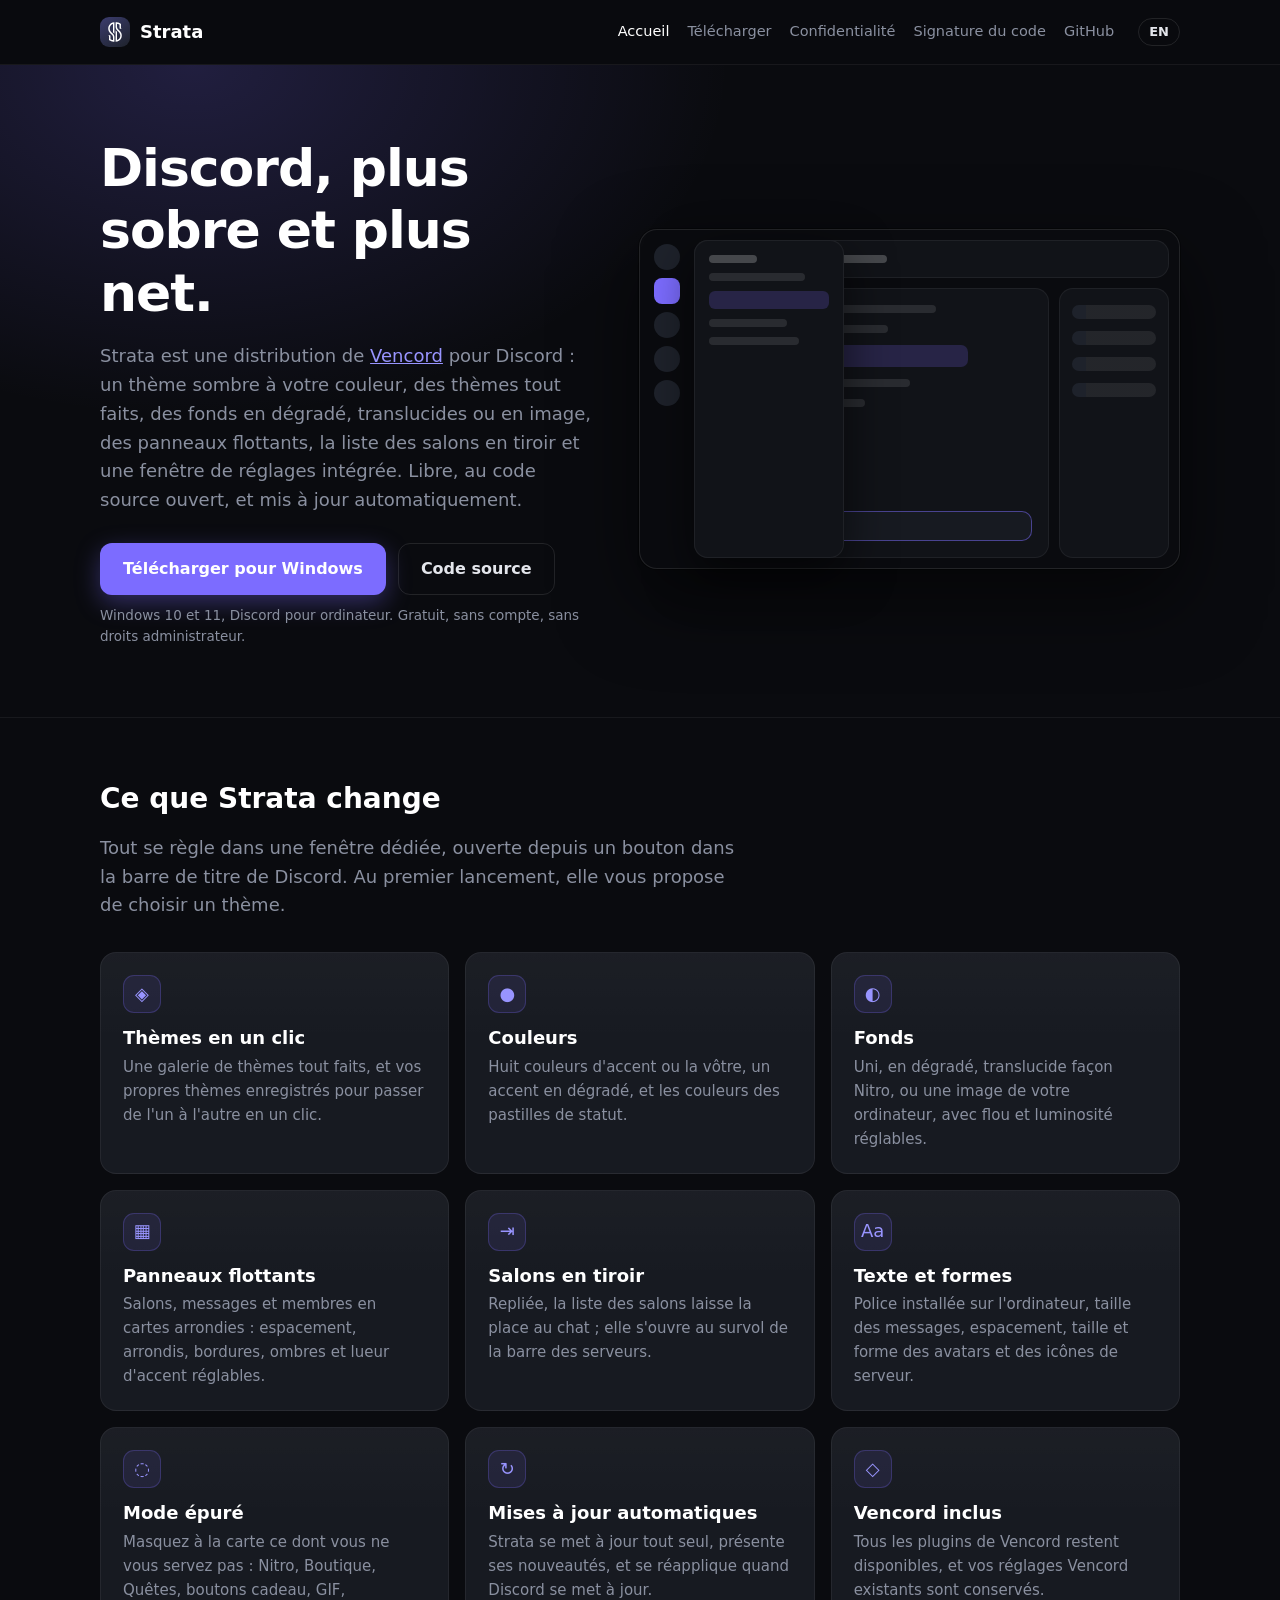
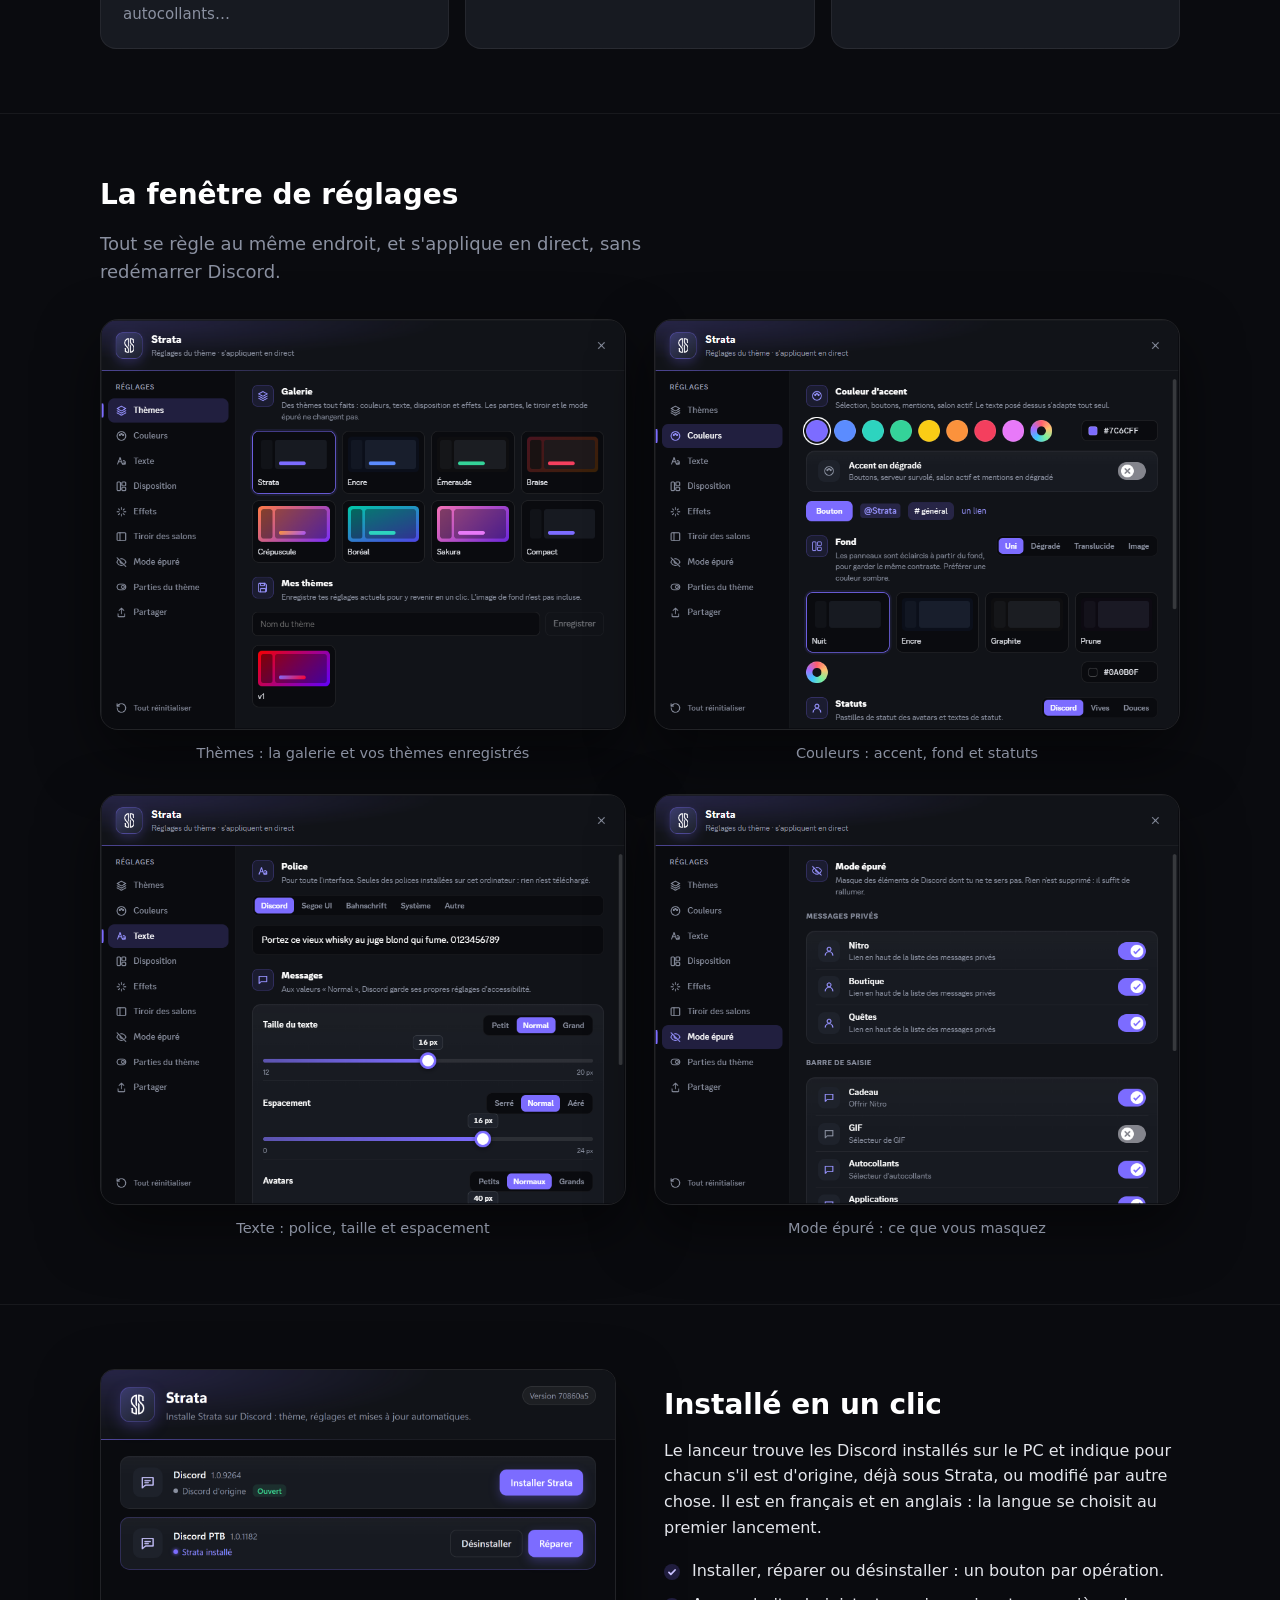
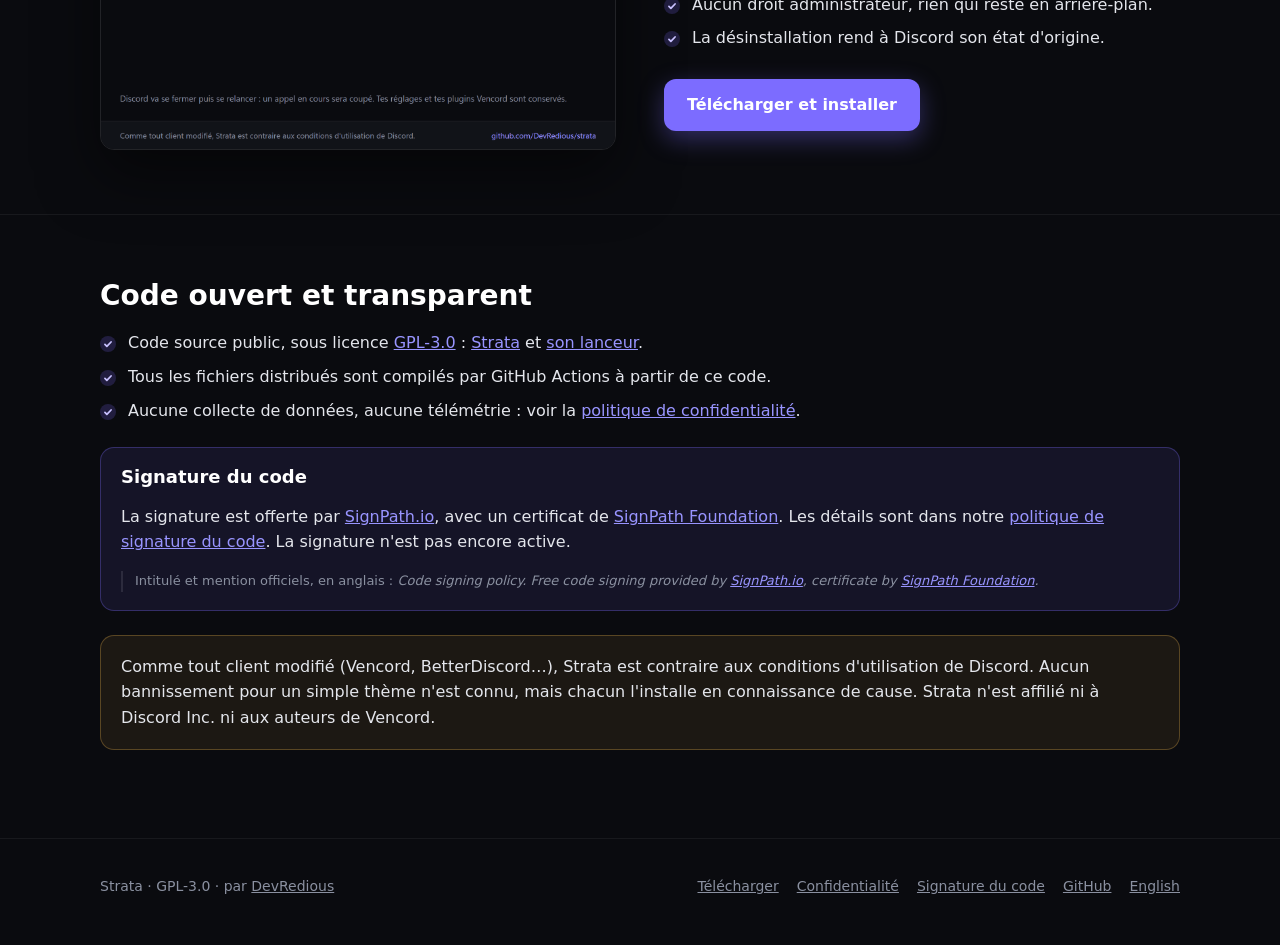
<file: strata/site/index.html>
<!doctype html>
<html lang="fr">
<head>
    <meta charset="utf-8">
    <meta name="viewport" content="width=device-width, initial-scale=1">
    <title>Strata : Discord, plus sobre et plus net</title>
    <meta name="description" content="Strata est une distribution libre de Vencord pour Discord : thème sombre à une couleur d'accent, panneaux flottants, salons en tiroir et menu de réglages intégré. Installation en un clic sous Windows.">
    <link rel="icon" href="assets/favicon.ico" sizes="48x48">
    <link rel="icon" href="assets/favicon.svg" type="image/svg+xml">
    <link rel="apple-touch-icon" href="assets/apple-touch-icon.png">
    <link rel="manifest" href="assets/site.webmanifest">
    <meta name="theme-color" content="#0A0B0F">
    <meta property="og:type" content="website">
    <meta property="og:site_name" content="Strata">
    <meta property="og:locale" content="fr_FR">
    <meta property="og:url" content="https://devredious.github.io/strata/">
    <meta property="og:title" content="Strata : Discord, plus sobre et plus net">
    <meta property="og:description" content="Strata est une distribution libre de Vencord pour Discord : thème sombre à une couleur d'accent, panneaux flottants, salons en tiroir et menu de réglages intégré. Installation en un clic sous Windows.">
    <meta property="og:image" content="https://devredious.github.io/strata/assets/og-image.png">
    <meta property="og:image:width" content="1200">
    <meta property="og:image:height" content="630">
    <meta property="og:image:alt" content="Logo Strata">
    <meta name="twitter:card" content="summary_large_image">
    <link rel="alternate" hreflang="en" href="en/">
    <link rel="stylesheet" href="styles.css">
</head>
<body>
    <header class="top">
        <div class="wrap">
            <a class="brand" href="./"><img src="assets/logo.svg" alt="">Strata</a>
            <nav>
                <a href="./" aria-current="page">Accueil</a>
                <a href="telecharger.html">Télécharger</a>
                <a href="confidentialite.html">Confidentialité</a>
                <a href="signature.html">Signature du code</a>
                <a href="https://github.com/DevRedious/strata">GitHub</a>
            </nav>
            <a class="lang" href="en/" hreflang="en" lang="en">EN</a>
        </div>
    </header>

    <main>
        <section class="hero">
            <div class="wrap">
                <div>
                    <h1>Discord, plus sobre et plus net.</h1>
                    <p class="lead">Strata est une distribution de <a href="https://github.com/Vendicated/Vencord">Vencord</a> pour Discord : un thème sombre à votre couleur, des thèmes tout faits, des fonds en dégradé, translucides ou en image, des panneaux flottants, la liste des salons en tiroir et une fenêtre de réglages intégrée. Libre, au code source ouvert, et mis à jour automatiquement.</p>
                    <div class="actions">
                        <a class="button primary" href="telecharger.html">Télécharger pour Windows</a>
                        <a class="button" href="https://github.com/DevRedious/strata">Code source</a>
                    </div>
                    <p class="small">Windows 10 et 11, Discord pour ordinateur. Gratuit, sans compte, sans droits administrateur.</p>
                </div>
                <div class="mock" role="img" aria-label="Schéma de Discord avec Strata : panneaux arrondis séparés, liste des salons ouverte en tiroir par-dessus le chat">
                    <div class="mock-guilds"><span></span><span></span><span></span><span></span><span></span></div>
                    <div class="mock-main">
                        <div class="mock-card mock-header"><span class="mock-line title"></span></div>
                        <div class="mock-body">
                            <div class="mock-card mock-chat">
                                <span class="mock-line" style="width: 70%"></span>
                                <span class="mock-line" style="width: 55%"></span>
                                <span class="mock-line mention" style="width: 80%"></span>
                                <span class="mock-line" style="width: 62%"></span>
                                <span class="mock-line" style="width: 48%"></span>
                                <span class="mock-input"></span>
                            </div>
                            <div class="mock-card mock-members">
                                <span class="mock-member"></span><span class="mock-member"></span><span class="mock-member"></span><span class="mock-member"></span>
                            </div>
                        </div>
                        <div class="mock-card mock-drawer">
                            <span class="mock-line title"></span>
                            <span class="mock-line" style="width: 80%"></span>
                            <span class="mock-line"></span>
                            <span class="mock-line" style="width: 65%"></span>
                            <span class="mock-line" style="width: 75%"></span>
                        </div>
                    </div>
                </div>
            </div>
        </section>

        <section>
            <div class="wrap">
                <h2>Ce que Strata change</h2>
                <p class="lead">Tout se règle dans une fenêtre dédiée, ouverte depuis un bouton dans la barre de titre de Discord. Au premier lancement, elle vous propose de choisir un thème.</p>
                <div class="grid">
                    <article class="card"><div class="icon">◈</div><h3>Thèmes en un clic</h3><p>Une galerie de thèmes tout faits, et vos propres thèmes enregistrés pour passer de l'un à l'autre en un clic.</p></article>
                    <article class="card"><div class="icon">●</div><h3>Couleurs</h3><p>Huit couleurs d'accent ou la vôtre, un accent en dégradé, et les couleurs des pastilles de statut.</p></article>
                    <article class="card"><div class="icon">◐</div><h3>Fonds</h3><p>Uni, en dégradé, translucide façon Nitro, ou une image de votre ordinateur, avec flou et luminosité réglables.</p></article>
                    <article class="card"><div class="icon">▦</div><h3>Panneaux flottants</h3><p>Salons, messages et membres en cartes arrondies : espacement, arrondis, bordures, ombres et lueur d'accent réglables.</p></article>
                    <article class="card"><div class="icon">⇥</div><h3>Salons en tiroir</h3><p>Repliée, la liste des salons laisse la place au chat ; elle s'ouvre au survol de la barre des serveurs.</p></article>
                    <article class="card"><div class="icon">Aa</div><h3>Texte et formes</h3><p>Police installée sur l'ordinateur, taille des messages, espacement, taille et forme des avatars et des icônes de serveur.</p></article>
                    <article class="card"><div class="icon">◌</div><h3>Mode épuré</h3><p>Masquez à la carte ce dont vous ne vous servez pas : Nitro, Boutique, Quêtes, boutons cadeau, GIF, autocollants…</p></article>
                    <article class="card"><div class="icon">↻</div><h3>Mises à jour automatiques</h3><p>Strata se met à jour tout seul, présente ses nouveautés, et se réapplique quand Discord se met à jour.</p></article>
                    <article class="card"><div class="icon">◇</div><h3>Vencord inclus</h3><p>Tous les plugins de Vencord restent disponibles, et vos réglages Vencord existants sont conservés.</p></article>
                </div>
            </div>
        </section>

        <section>
            <div class="wrap">
                <h2>La fenêtre de réglages</h2>
                <p class="lead">Tout se règle au même endroit, et s'applique en direct, sans redémarrer Discord.</p>
                <div class="screens">
                    <figure><img class="shot" src="assets/screens/themes.png" width="822" height="642" loading="lazy" alt="Section Thèmes de la fenêtre Strata : huit thèmes tout faits et un thème enregistré"><figcaption>Thèmes : la galerie et vos thèmes enregistrés</figcaption></figure>
                    <figure><img class="shot" src="assets/screens/colors.png" width="822" height="642" loading="lazy" alt="Section Couleurs : pastilles d'accent, accent en dégradé, choix du fond uni, dégradé, translucide ou image"><figcaption>Couleurs : accent, fond et statuts</figcaption></figure>
                    <figure><img class="shot" src="assets/screens/text.png" width="822" height="642" loading="lazy" alt="Section Texte : choix de la police, taille du texte, espacement des messages"><figcaption>Texte : police, taille et espacement</figcaption></figure>
                    <figure><img class="shot" src="assets/screens/clean.png" width="822" height="642" loading="lazy" alt="Section Mode épuré : interrupteurs pour masquer Nitro, Boutique, Quêtes et les boutons de la barre de saisie"><figcaption>Mode épuré : ce que vous masquez</figcaption></figure>
                </div>
            </div>
        </section>

        <section>
            <div class="wrap split">
                <img class="shot" src="assets/launcher.png" width="760" height="560" alt="Le lanceur Strata : une carte par Discord installé, avec son état et un bouton Installer, Réparer ou Désinstaller">
                <div>
                    <h2>Installé en un clic</h2>
                    <p>Le lanceur trouve les Discord installés sur le PC et indique pour chacun s'il est d'origine, déjà sous Strata, ou modifié par autre chose. Il est en français et en anglais : la langue se choisit au premier lancement.</p>
                    <ul class="checks">
                        <li>Installer, réparer ou désinstaller : un bouton par opération.</li>
                        <li>Aucun droit administrateur, rien qui reste en arrière-plan.</li>
                        <li>La désinstallation rend à Discord son état d'origine.</li>
                    </ul>
                    <div class="actions"><a class="button primary" href="telecharger.html">Télécharger et installer</a></div>
                </div>
            </div>
        </section>

        <section>
            <div class="wrap">
                <h2>Code ouvert et transparent</h2>
                <ul class="checks">
                    <li>Code source public, sous licence <a href="https://github.com/DevRedious/strata/blob/main/LICENSE">GPL-3.0</a> : <a href="https://github.com/DevRedious/strata">Strata</a> et <a href="https://github.com/DevRedious/strata-launcher">son lanceur</a>.</li>
                    <li>Tous les fichiers distribués sont compilés par GitHub Actions à partir de ce code.</li>
                    <li>Aucune collecte de données, aucune télémétrie : voir la <a href="confidentialite.html">politique de confidentialité</a>.</li>
                </ul>
                <div class="note">
                    <h3>Signature du code</h3>
                    <p>La signature est offerte par <a href="https://about.signpath.io">SignPath.io</a>, avec un certificat de <a href="https://signpath.org">SignPath Foundation</a>. Les détails sont dans notre <a href="signature.html">politique de signature du code</a>. La signature n'est pas encore active.</p>
                    <p class="legal"><span>Intitulé et mention officiels, en anglais :</span> <span lang="en">Code signing policy. Free code signing provided by <a href="https://about.signpath.io">SignPath.io</a>, certificate by <a href="https://signpath.org">SignPath Foundation</a>.</span></p>
                </div>
                <div class="note warn">
                    <p>Comme tout client modifié (Vencord, BetterDiscord…), Strata est contraire aux conditions d'utilisation de Discord. Aucun bannissement pour un simple thème n'est connu, mais chacun l'installe en connaissance de cause. Strata n'est affilié ni à Discord Inc. ni aux auteurs de Vencord.</p>
                </div>
            </div>
        </section>
    </main>

    <footer>
        <div class="wrap">
            <span>Strata · GPL-3.0 · par <a href="https://github.com/DevRedious">DevRedious</a></span>
            <nav>
                <a href="telecharger.html">Télécharger</a>
                <a href="confidentialite.html">Confidentialité</a>
                <a href="signature.html">Signature du code</a>
                <a href="https://github.com/DevRedious/strata">GitHub</a>
                <a href="en/" hreflang="en" lang="en">English</a>
            </nav>
        </div>
    </footer>
</body>
</html>
</file>
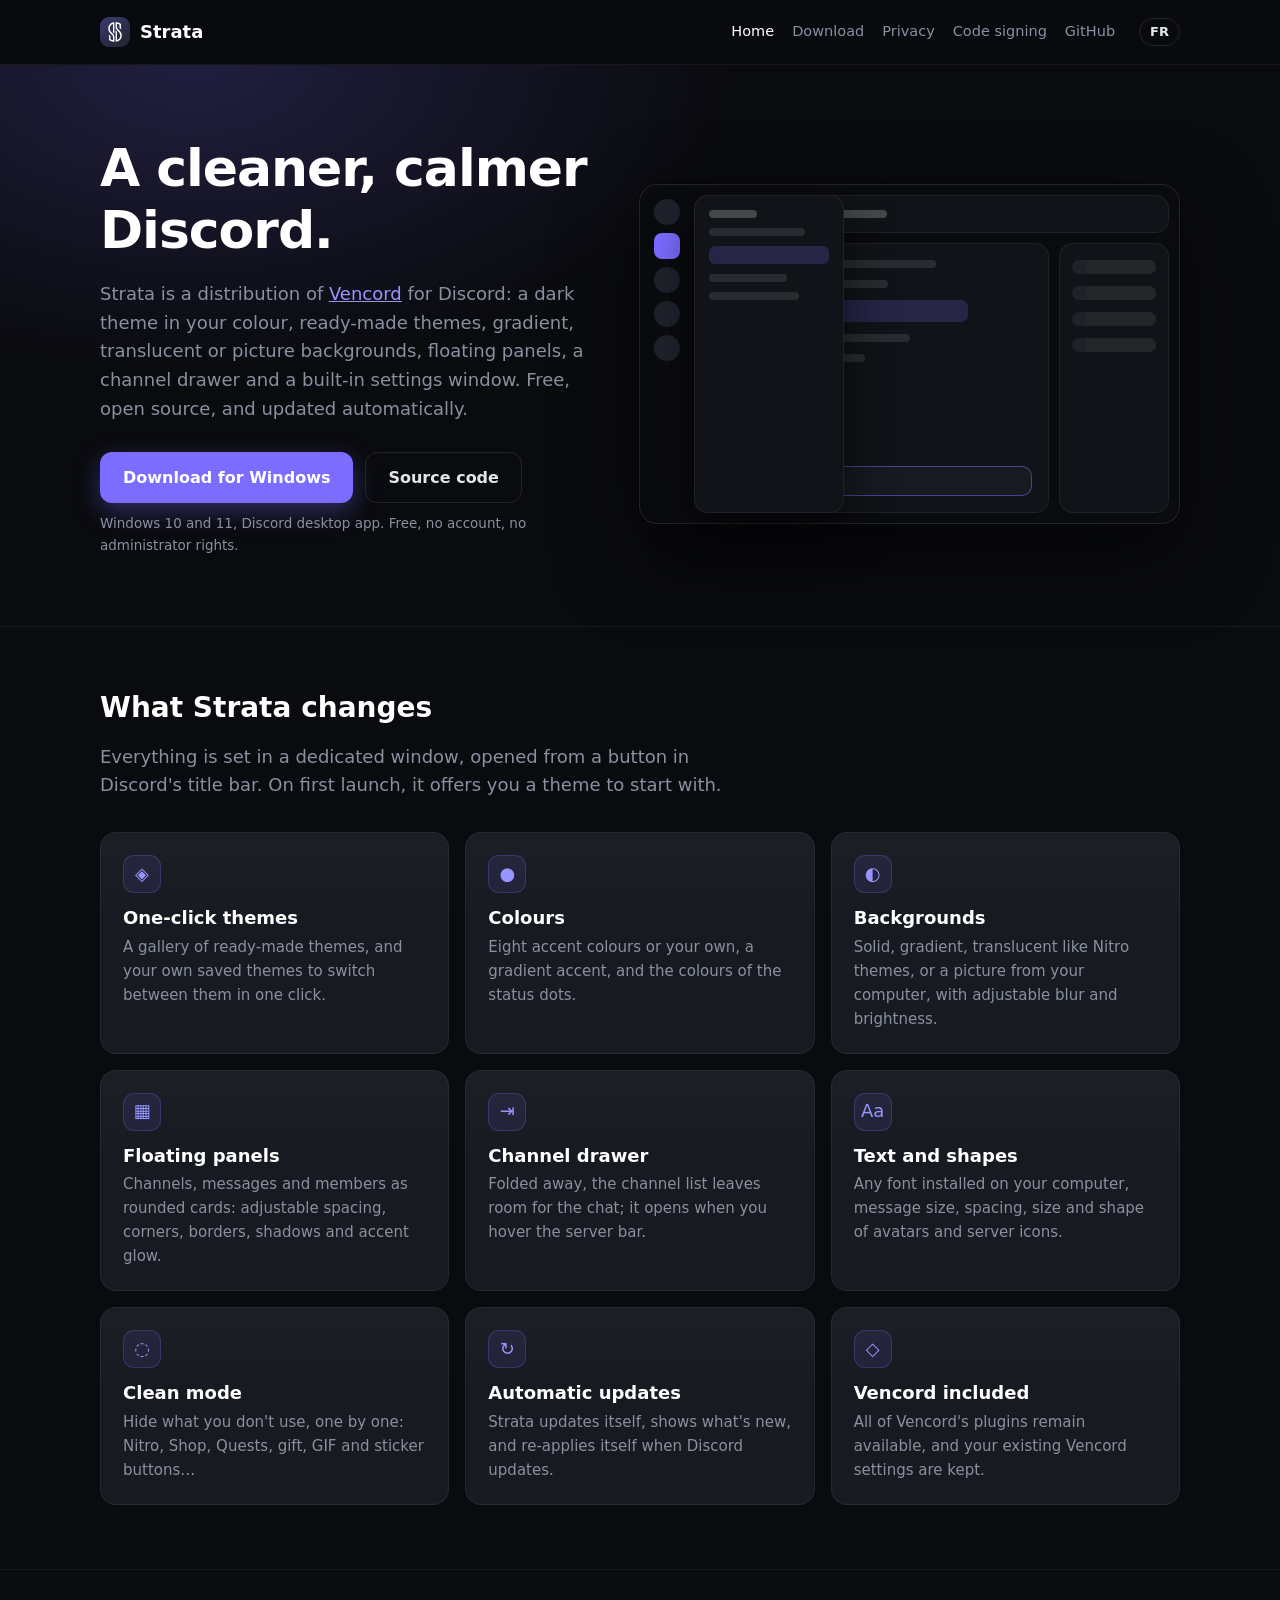
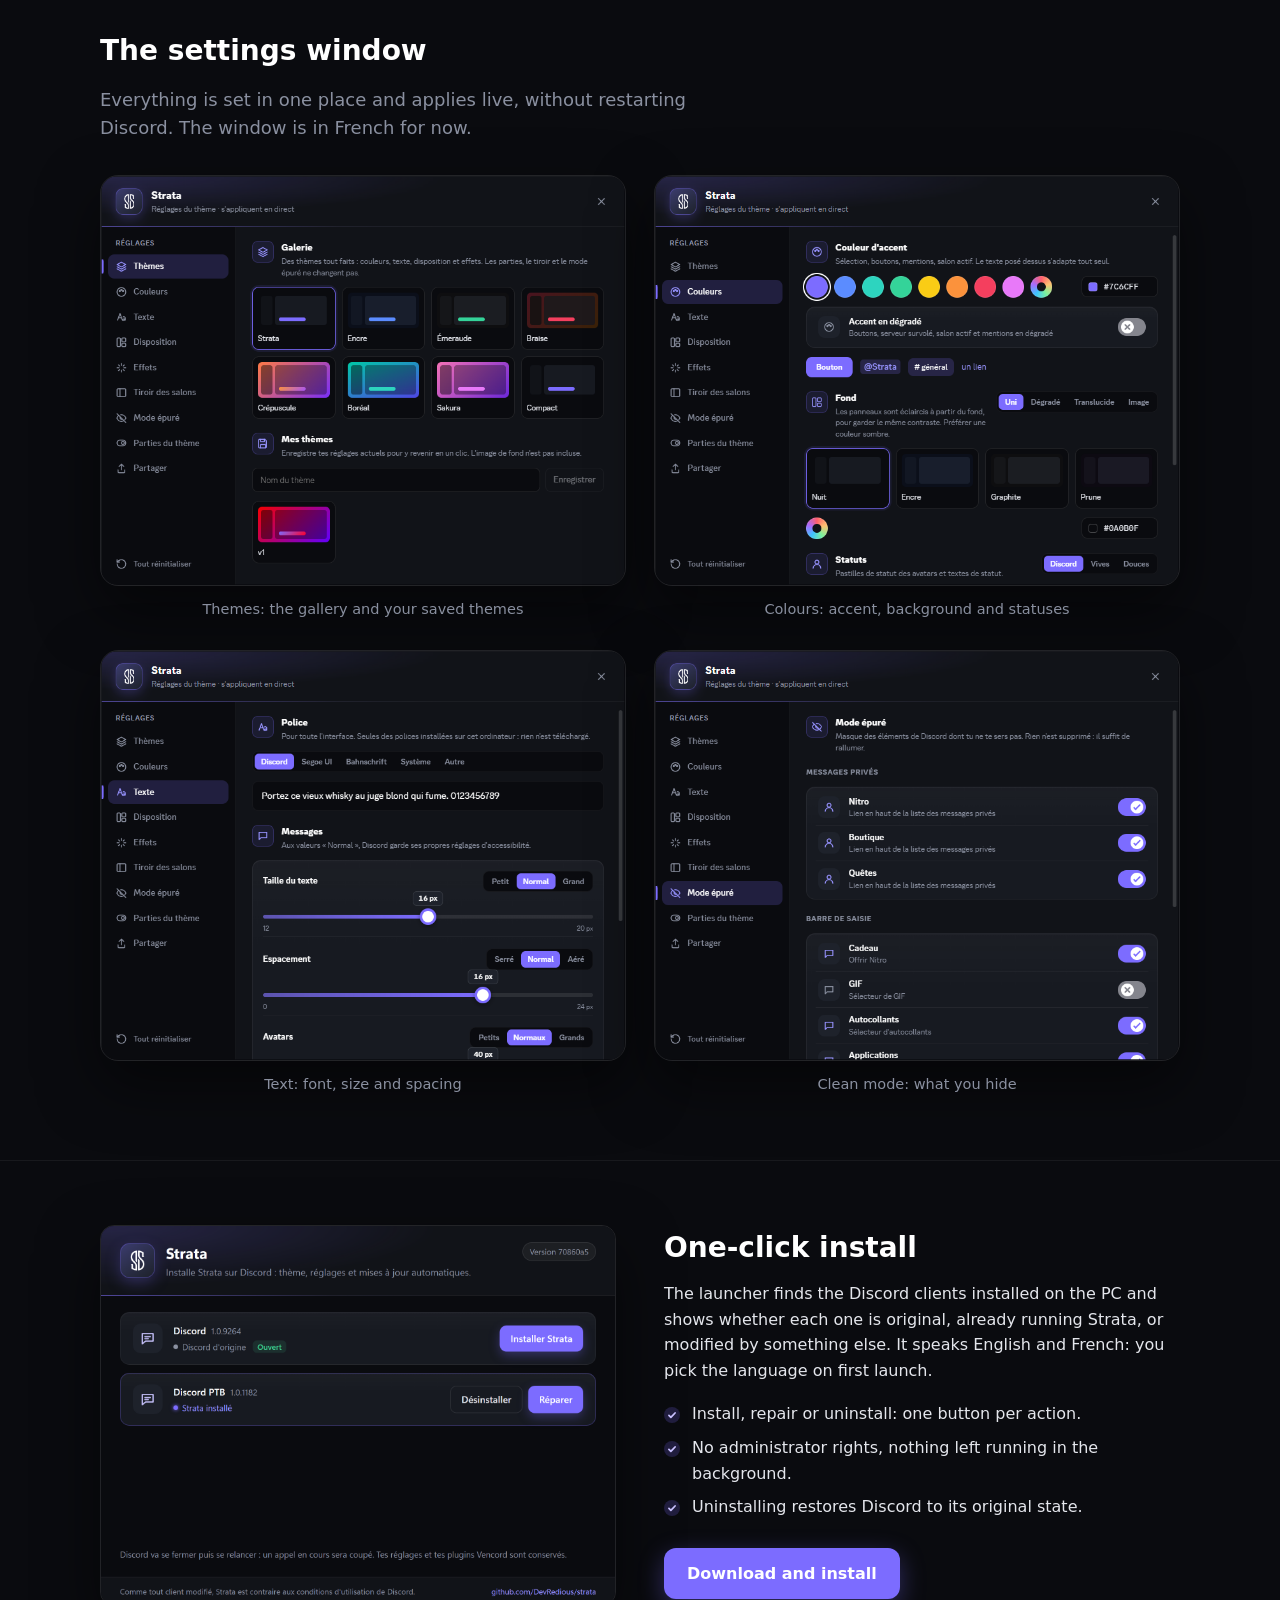
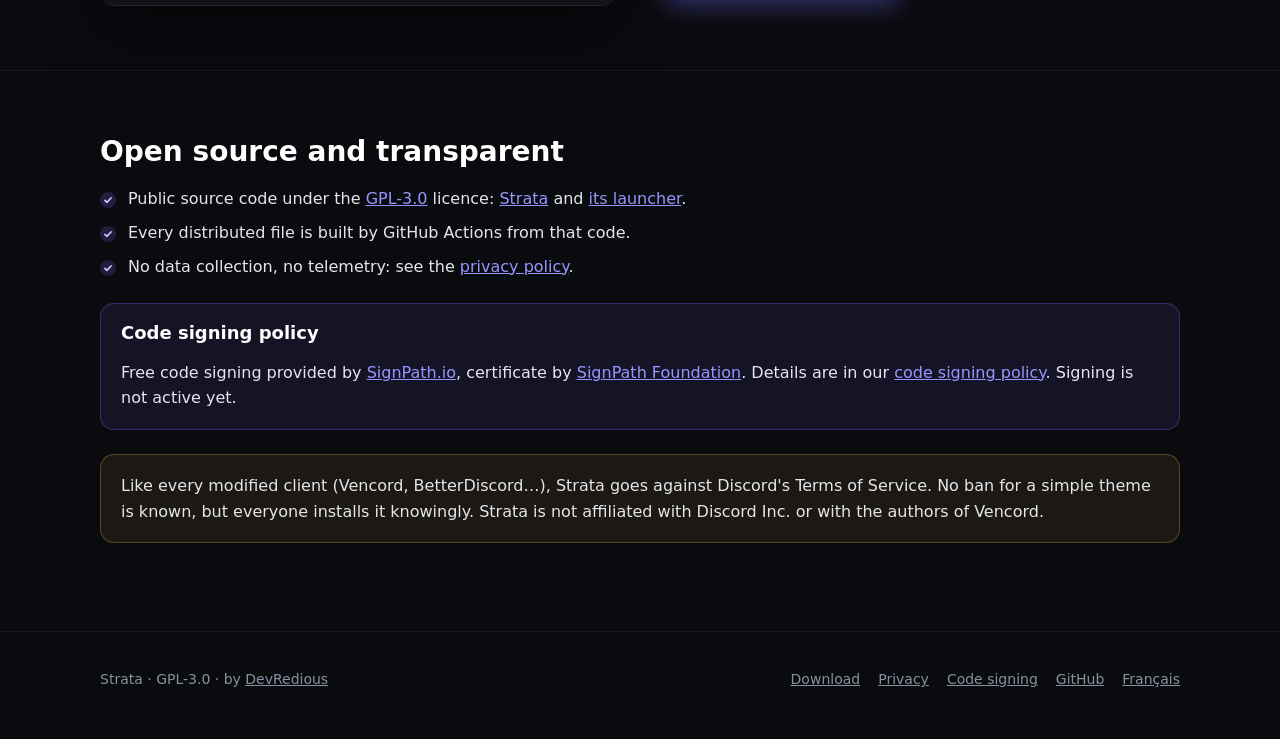
<file: strata/site/en/index.html>
<!doctype html>
<html lang="en">
<head>
    <meta charset="utf-8">
    <meta name="viewport" content="width=device-width, initial-scale=1">
    <title>Strata: a cleaner, calmer Discord</title>
    <meta name="description" content="Strata is an open-source Vencord distribution for Discord: a dark theme with a single accent colour, floating panels, a channel drawer and a built-in settings menu. One-click install on Windows.">
    <link rel="icon" href="../assets/favicon.ico" sizes="48x48">
    <link rel="icon" href="../assets/favicon.svg" type="image/svg+xml">
    <link rel="apple-touch-icon" href="../assets/apple-touch-icon.png">
    <link rel="manifest" href="../assets/site.webmanifest">
    <meta name="theme-color" content="#0A0B0F">
    <meta property="og:type" content="website">
    <meta property="og:site_name" content="Strata">
    <meta property="og:locale" content="en_US">
    <meta property="og:url" content="https://devredious.github.io/strata/en/">
    <meta property="og:title" content="Strata: a cleaner, calmer Discord">
    <meta property="og:description" content="Strata is an open-source Vencord distribution for Discord: a dark theme with a single accent colour, floating panels, a channel drawer and a built-in settings menu. One-click install on Windows.">
    <meta property="og:image" content="https://devredious.github.io/strata/assets/og-image-en.png">
    <meta property="og:image:width" content="1200">
    <meta property="og:image:height" content="630">
    <meta property="og:image:alt" content="Strata logo">
    <meta name="twitter:card" content="summary_large_image">
    <link rel="alternate" hreflang="fr" href="../">
    <link rel="stylesheet" href="../styles.css">
</head>
<body>
    <header class="top">
        <div class="wrap">
            <a class="brand" href="./"><img src="../assets/logo.svg" alt="">Strata</a>
            <nav>
                <a href="./" aria-current="page">Home</a>
                <a href="download.html">Download</a>
                <a href="privacy.html">Privacy</a>
                <a href="code-signing.html">Code signing</a>
                <a href="https://github.com/DevRedious/strata">GitHub</a>
            </nav>
            <a class="lang" href="../" hreflang="fr" lang="fr">FR</a>
        </div>
    </header>

    <main>
        <section class="hero">
            <div class="wrap">
                <div>
                    <h1>A cleaner, calmer Discord.</h1>
                    <p class="lead">Strata is a distribution of <a href="https://github.com/Vendicated/Vencord">Vencord</a> for Discord: a dark theme in your colour, ready-made themes, gradient, translucent or picture backgrounds, floating panels, a channel drawer and a built-in settings window. Free, open source, and updated automatically.</p>
                    <div class="actions">
                        <a class="button primary" href="download.html">Download for Windows</a>
                        <a class="button" href="https://github.com/DevRedious/strata">Source code</a>
                    </div>
                    <p class="small">Windows 10 and 11, Discord desktop app. Free, no account, no administrator rights.</p>
                </div>
                <div class="mock" role="img" aria-label="Diagram of Discord with Strata: separate rounded panels, channel list open as a drawer over the chat">
                    <div class="mock-guilds"><span></span><span></span><span></span><span></span><span></span></div>
                    <div class="mock-main">
                        <div class="mock-card mock-header"><span class="mock-line title"></span></div>
                        <div class="mock-body">
                            <div class="mock-card mock-chat">
                                <span class="mock-line" style="width: 70%"></span>
                                <span class="mock-line" style="width: 55%"></span>
                                <span class="mock-line mention" style="width: 80%"></span>
                                <span class="mock-line" style="width: 62%"></span>
                                <span class="mock-line" style="width: 48%"></span>
                                <span class="mock-input"></span>
                            </div>
                            <div class="mock-card mock-members">
                                <span class="mock-member"></span><span class="mock-member"></span><span class="mock-member"></span><span class="mock-member"></span>
                            </div>
                        </div>
                        <div class="mock-card mock-drawer">
                            <span class="mock-line title"></span>
                            <span class="mock-line" style="width: 80%"></span>
                            <span class="mock-line"></span>
                            <span class="mock-line" style="width: 65%"></span>
                            <span class="mock-line" style="width: 75%"></span>
                        </div>
                    </div>
                </div>
            </div>
        </section>

        <section>
            <div class="wrap">
                <h2>What Strata changes</h2>
                <p class="lead">Everything is set in a dedicated window, opened from a button in Discord's title bar. On first launch, it offers you a theme to start with.</p>
                <div class="grid">
                    <article class="card"><div class="icon">◈</div><h3>One-click themes</h3><p>A gallery of ready-made themes, and your own saved themes to switch between them in one click.</p></article>
                    <article class="card"><div class="icon">●</div><h3>Colours</h3><p>Eight accent colours or your own, a gradient accent, and the colours of the status dots.</p></article>
                    <article class="card"><div class="icon">◐</div><h3>Backgrounds</h3><p>Solid, gradient, translucent like Nitro themes, or a picture from your computer, with adjustable blur and brightness.</p></article>
                    <article class="card"><div class="icon">▦</div><h3>Floating panels</h3><p>Channels, messages and members as rounded cards: adjustable spacing, corners, borders, shadows and accent glow.</p></article>
                    <article class="card"><div class="icon">⇥</div><h3>Channel drawer</h3><p>Folded away, the channel list leaves room for the chat; it opens when you hover the server bar.</p></article>
                    <article class="card"><div class="icon">Aa</div><h3>Text and shapes</h3><p>Any font installed on your computer, message size, spacing, size and shape of avatars and server icons.</p></article>
                    <article class="card"><div class="icon">◌</div><h3>Clean mode</h3><p>Hide what you don't use, one by one: Nitro, Shop, Quests, gift, GIF and sticker buttons…</p></article>
                    <article class="card"><div class="icon">↻</div><h3>Automatic updates</h3><p>Strata updates itself, shows what's new, and re-applies itself when Discord updates.</p></article>
                    <article class="card"><div class="icon">◇</div><h3>Vencord included</h3><p>All of Vencord's plugins remain available, and your existing Vencord settings are kept.</p></article>
                </div>
            </div>
        </section>

        <section>
            <div class="wrap">
                <h2>The settings window</h2>
                <p class="lead">Everything is set in one place and applies live, without restarting Discord. The window is in French for now.</p>
                <div class="screens">
                    <figure><img class="shot" src="../assets/screens/themes.png" width="822" height="642" loading="lazy" alt="Themes section of the Strata window (French interface): eight ready-made themes and a saved theme"><figcaption>Themes: the gallery and your saved themes</figcaption></figure>
                    <figure><img class="shot" src="../assets/screens/colors.png" width="822" height="642" loading="lazy" alt="Colours section (French interface): accent swatches, gradient accent, solid, gradient, translucent or image background"><figcaption>Colours: accent, background and statuses</figcaption></figure>
                    <figure><img class="shot" src="../assets/screens/text.png" width="822" height="642" loading="lazy" alt="Text section (French interface): font choice, text size, message spacing"><figcaption>Text: font, size and spacing</figcaption></figure>
                    <figure><img class="shot" src="../assets/screens/clean.png" width="822" height="642" loading="lazy" alt="Clean mode section (French interface): toggles to hide Nitro, Shop, Quests and chat bar buttons"><figcaption>Clean mode: what you hide</figcaption></figure>
                </div>
            </div>
        </section>

        <section>
            <div class="wrap split">
                <img class="shot" src="../assets/launcher.png" width="760" height="560" alt="The Strata launcher: one card per installed Discord, with its state and an Install, Repair or Uninstall button">
                <div>
                    <h2>One-click install</h2>
                    <p>The launcher finds the Discord clients installed on the PC and shows whether each one is original, already running Strata, or modified by something else. It speaks English and French: you pick the language on first launch.</p>
                    <ul class="checks">
                        <li>Install, repair or uninstall: one button per action.</li>
                        <li>No administrator rights, nothing left running in the background.</li>
                        <li>Uninstalling restores Discord to its original state.</li>
                    </ul>
                    <div class="actions"><a class="button primary" href="download.html">Download and install</a></div>
                </div>
            </div>
        </section>

        <section>
            <div class="wrap">
                <h2>Open source and transparent</h2>
                <ul class="checks">
                    <li>Public source code under the <a href="https://github.com/DevRedious/strata/blob/main/LICENSE">GPL-3.0</a> licence: <a href="https://github.com/DevRedious/strata">Strata</a> and <a href="https://github.com/DevRedious/strata-launcher">its launcher</a>.</li>
                    <li>Every distributed file is built by GitHub Actions from that code.</li>
                    <li>No data collection, no telemetry: see the <a href="privacy.html">privacy policy</a>.</li>
                </ul>
                <div class="note">
                    <h3>Code signing policy</h3>
                    <p>Free code signing provided by <a href="https://about.signpath.io">SignPath.io</a>, certificate by <a href="https://signpath.org">SignPath Foundation</a>. Details are in our <a href="code-signing.html">code signing policy</a>. Signing is not active yet.</p>
                </div>
                <div class="note warn">
                    <p>Like every modified client (Vencord, BetterDiscord…), Strata goes against Discord's Terms of Service. No ban for a simple theme is known, but everyone installs it knowingly. Strata is not affiliated with Discord Inc. or with the authors of Vencord.</p>
                </div>
            </div>
        </section>
    </main>

    <footer>
        <div class="wrap">
            <span>Strata · GPL-3.0 · by <a href="https://github.com/DevRedious">DevRedious</a></span>
            <nav>
                <a href="download.html">Download</a>
                <a href="privacy.html">Privacy</a>
                <a href="code-signing.html">Code signing</a>
                <a href="https://github.com/DevRedious/strata">GitHub</a>
                <a href="../" hreflang="fr" lang="fr">Français</a>
            </nav>
        </div>
    </footer>
</body>
</html>
</file>
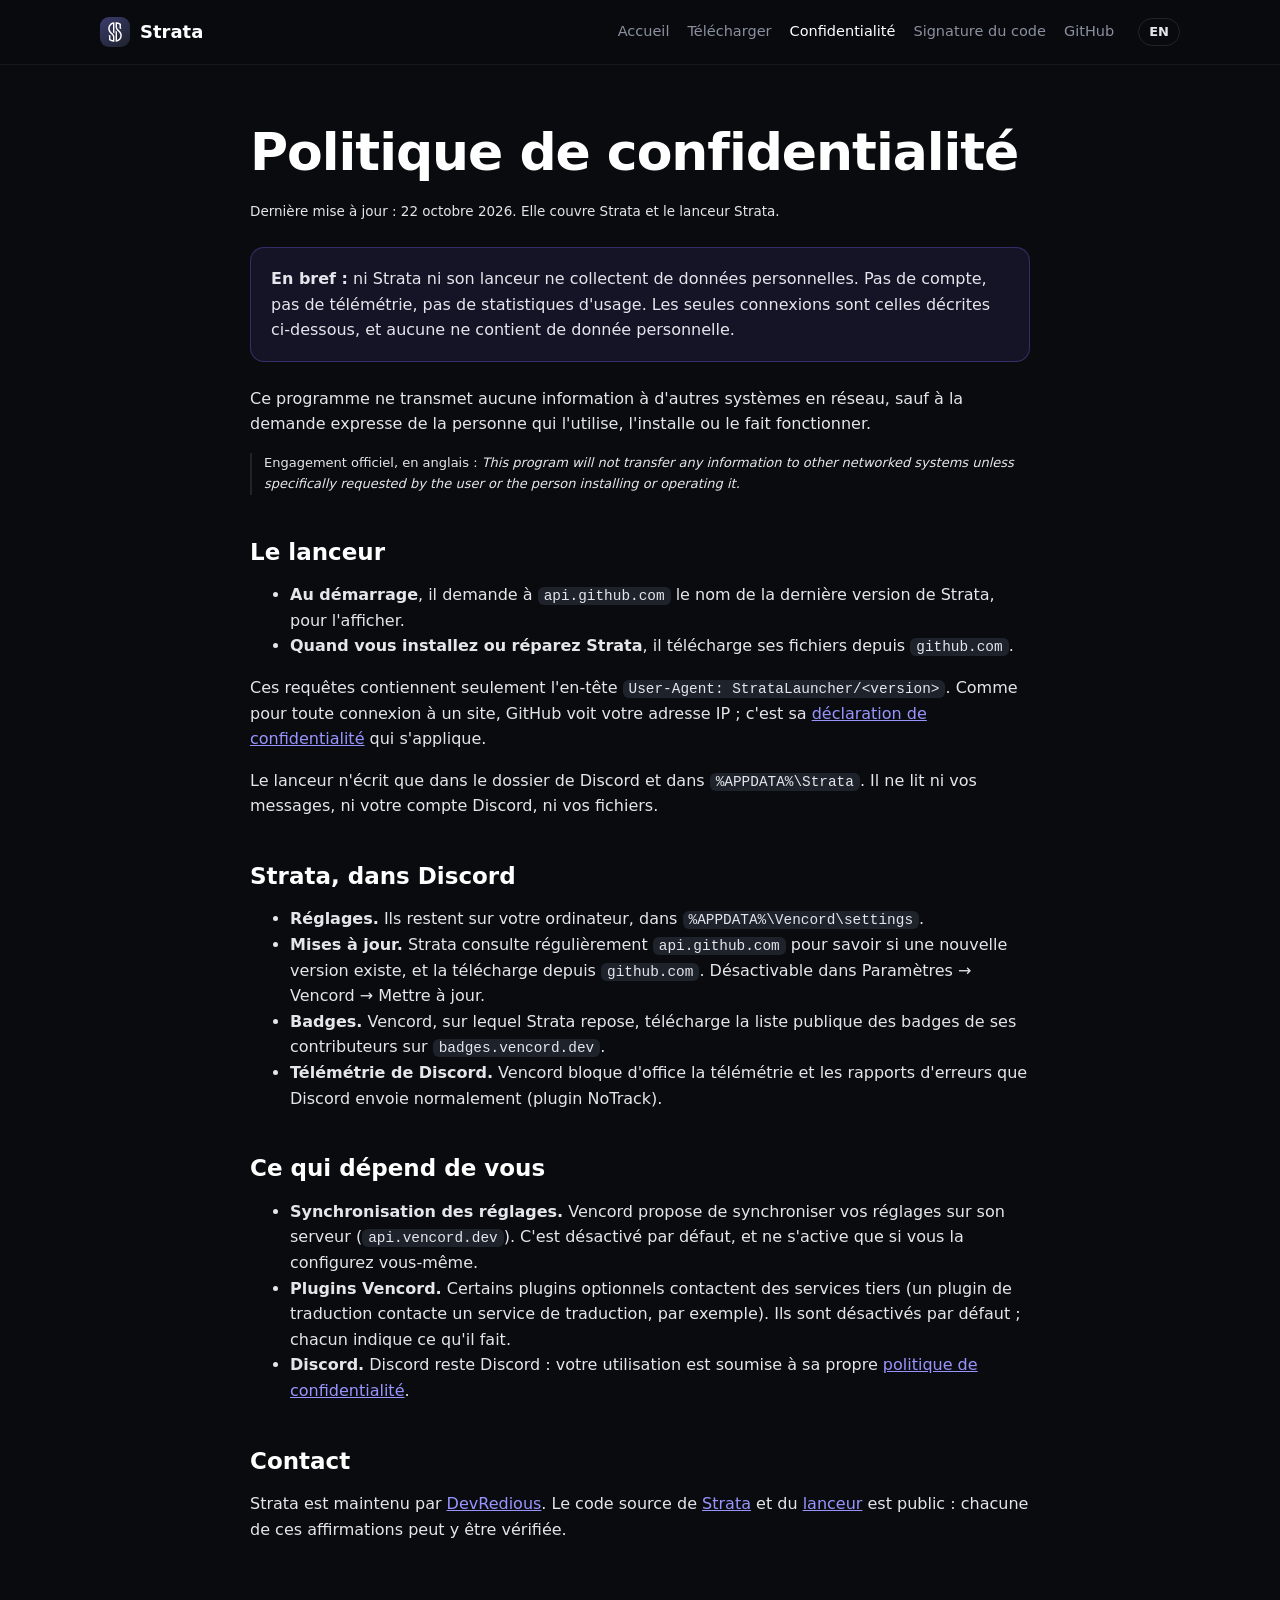
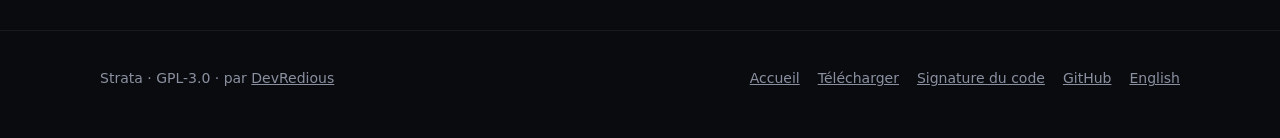
<file: strata/site/confidentialite.html>
<!doctype html>
<html lang="fr">
<head>
    <meta charset="utf-8">
    <meta name="viewport" content="width=device-width, initial-scale=1">
    <title>Politique de confidentialité de Strata</title>
    <meta name="description" content="Strata et son lanceur ne collectent aucune donnée personnelle. Le détail de chaque connexion réseau qu'ils font.">
    <link rel="icon" href="assets/favicon.ico" sizes="48x48">
    <link rel="icon" href="assets/favicon.svg" type="image/svg+xml">
    <link rel="apple-touch-icon" href="assets/apple-touch-icon.png">
    <link rel="manifest" href="assets/site.webmanifest">
    <meta name="theme-color" content="#0A0B0F">
    <meta property="og:type" content="website">
    <meta property="og:site_name" content="Strata">
    <meta property="og:locale" content="fr_FR">
    <meta property="og:url" content="https://devredious.github.io/strata/confidentialite.html">
    <meta property="og:title" content="Politique de confidentialité de Strata">
    <meta property="og:description" content="Strata et son lanceur ne collectent aucune donnée personnelle. Le détail de chaque connexion réseau qu'ils font.">
    <meta property="og:image" content="https://devredious.github.io/strata/assets/og-image.png">
    <meta property="og:image:width" content="1200">
    <meta property="og:image:height" content="630">
    <meta property="og:image:alt" content="Logo Strata">
    <meta name="twitter:card" content="summary_large_image">
    <link rel="alternate" hreflang="en" href="en/privacy.html">
    <link rel="stylesheet" href="styles.css">
</head>
<body>
    <header class="top">
        <div class="wrap">
            <a class="brand" href="./"><img src="assets/logo.svg" alt="">Strata</a>
            <nav>
                <a href="./">Accueil</a>
                <a href="telecharger.html">Télécharger</a>
                <a href="confidentialite.html" aria-current="page">Confidentialité</a>
                <a href="signature.html">Signature du code</a>
                <a href="https://github.com/DevRedious/strata">GitHub</a>
            </nav>
            <a class="lang" href="en/privacy.html" hreflang="en" lang="en">EN</a>
        </div>
    </header>

    <main class="page">
        <div class="wrap">
            <h1>Politique de confidentialité</h1>
            <p class="small">Dernière mise à jour : 22 octobre 2026. Elle couvre Strata et le lanceur Strata.</p>

            <div class="note">
                <p><strong>En bref :</strong> ni Strata ni son lanceur ne collectent de données personnelles. Pas de compte, pas de télémétrie, pas de statistiques d'usage. Les seules connexions sont celles décrites ci-dessous, et aucune ne contient de donnée personnelle.</p>
            </div>

            <p>Ce programme ne transmet aucune information à d'autres systèmes en réseau, sauf à la demande expresse de la personne qui l'utilise, l'installe ou le fait fonctionner.</p>
            <p class="legal"><span>Engagement officiel, en anglais :</span> <span lang="en">This program will not transfer any information to other networked systems unless specifically requested by the user or the person installing or operating it.</span></p>

            <h2>Le lanceur</h2>
            <ul>
                <li><strong>Au démarrage</strong>, il demande à <code>api.github.com</code> le nom de la dernière version de Strata, pour l'afficher.</li>
                <li><strong>Quand vous installez ou réparez Strata</strong>, il télécharge ses fichiers depuis <code>github.com</code>.</li>
            </ul>
            <p>Ces requêtes contiennent seulement l'en-tête <code>User-Agent: StrataLauncher/&lt;version&gt;</code>. Comme pour toute connexion à un site, GitHub voit votre adresse IP ; c'est sa <a href="https://docs.github.com/site-policy/privacy-policies/github-general-privacy-statement">déclaration de confidentialité</a> qui s'applique.</p>
            <p>Le lanceur n'écrit que dans le dossier de Discord et dans <code>%APPDATA%\Strata</code>. Il ne lit ni vos messages, ni votre compte Discord, ni vos fichiers.</p>

            <h2>Strata, dans Discord</h2>
            <ul>
                <li><strong>Réglages.</strong> Ils restent sur votre ordinateur, dans <code>%APPDATA%\Vencord\settings</code>.</li>
                <li><strong>Mises à jour.</strong> Strata consulte régulièrement <code>api.github.com</code> pour savoir si une nouvelle version existe, et la télécharge depuis <code>github.com</code>. Désactivable dans Paramètres → Vencord → Mettre à jour.</li>
                <li><strong>Badges.</strong> Vencord, sur lequel Strata repose, télécharge la liste publique des badges de ses contributeurs sur <code>badges.vencord.dev</code>.</li>
                <li><strong>Télémétrie de Discord.</strong> Vencord bloque d'office la télémétrie et les rapports d'erreurs que Discord envoie normalement (plugin NoTrack).</li>
            </ul>

            <h2>Ce qui dépend de vous</h2>
            <ul>
                <li><strong>Synchronisation des réglages.</strong> Vencord propose de synchroniser vos réglages sur son serveur (<code>api.vencord.dev</code>). C'est désactivé par défaut, et ne s'active que si vous la configurez vous-même.</li>
                <li><strong>Plugins Vencord.</strong> Certains plugins optionnels contactent des services tiers (un plugin de traduction contacte un service de traduction, par exemple). Ils sont désactivés par défaut ; chacun indique ce qu'il fait.</li>
                <li><strong>Discord.</strong> Discord reste Discord : votre utilisation est soumise à sa propre <a href="https://discord.com/privacy">politique de confidentialité</a>.</li>
            </ul>

            <h2>Contact</h2>
            <p>Strata est maintenu par <a href="https://github.com/DevRedious">DevRedious</a>. Le code source de <a href="https://github.com/DevRedious/strata">Strata</a> et du <a href="https://github.com/DevRedious/strata-launcher">lanceur</a> est public : chacune de ces affirmations peut y être vérifiée.</p>
        </div>
    </main>

    <footer>
        <div class="wrap">
            <span>Strata · GPL-3.0 · par <a href="https://github.com/DevRedious">DevRedious</a></span>
            <nav>
                <a href="./">Accueil</a>
                <a href="telecharger.html">Télécharger</a>
                <a href="signature.html">Signature du code</a>
                <a href="https://github.com/DevRedious/strata">GitHub</a>
                <a href="en/privacy.html" hreflang="en" lang="en">English</a>
            </nav>
        </div>
    </footer>
</body>
</html>
</file>
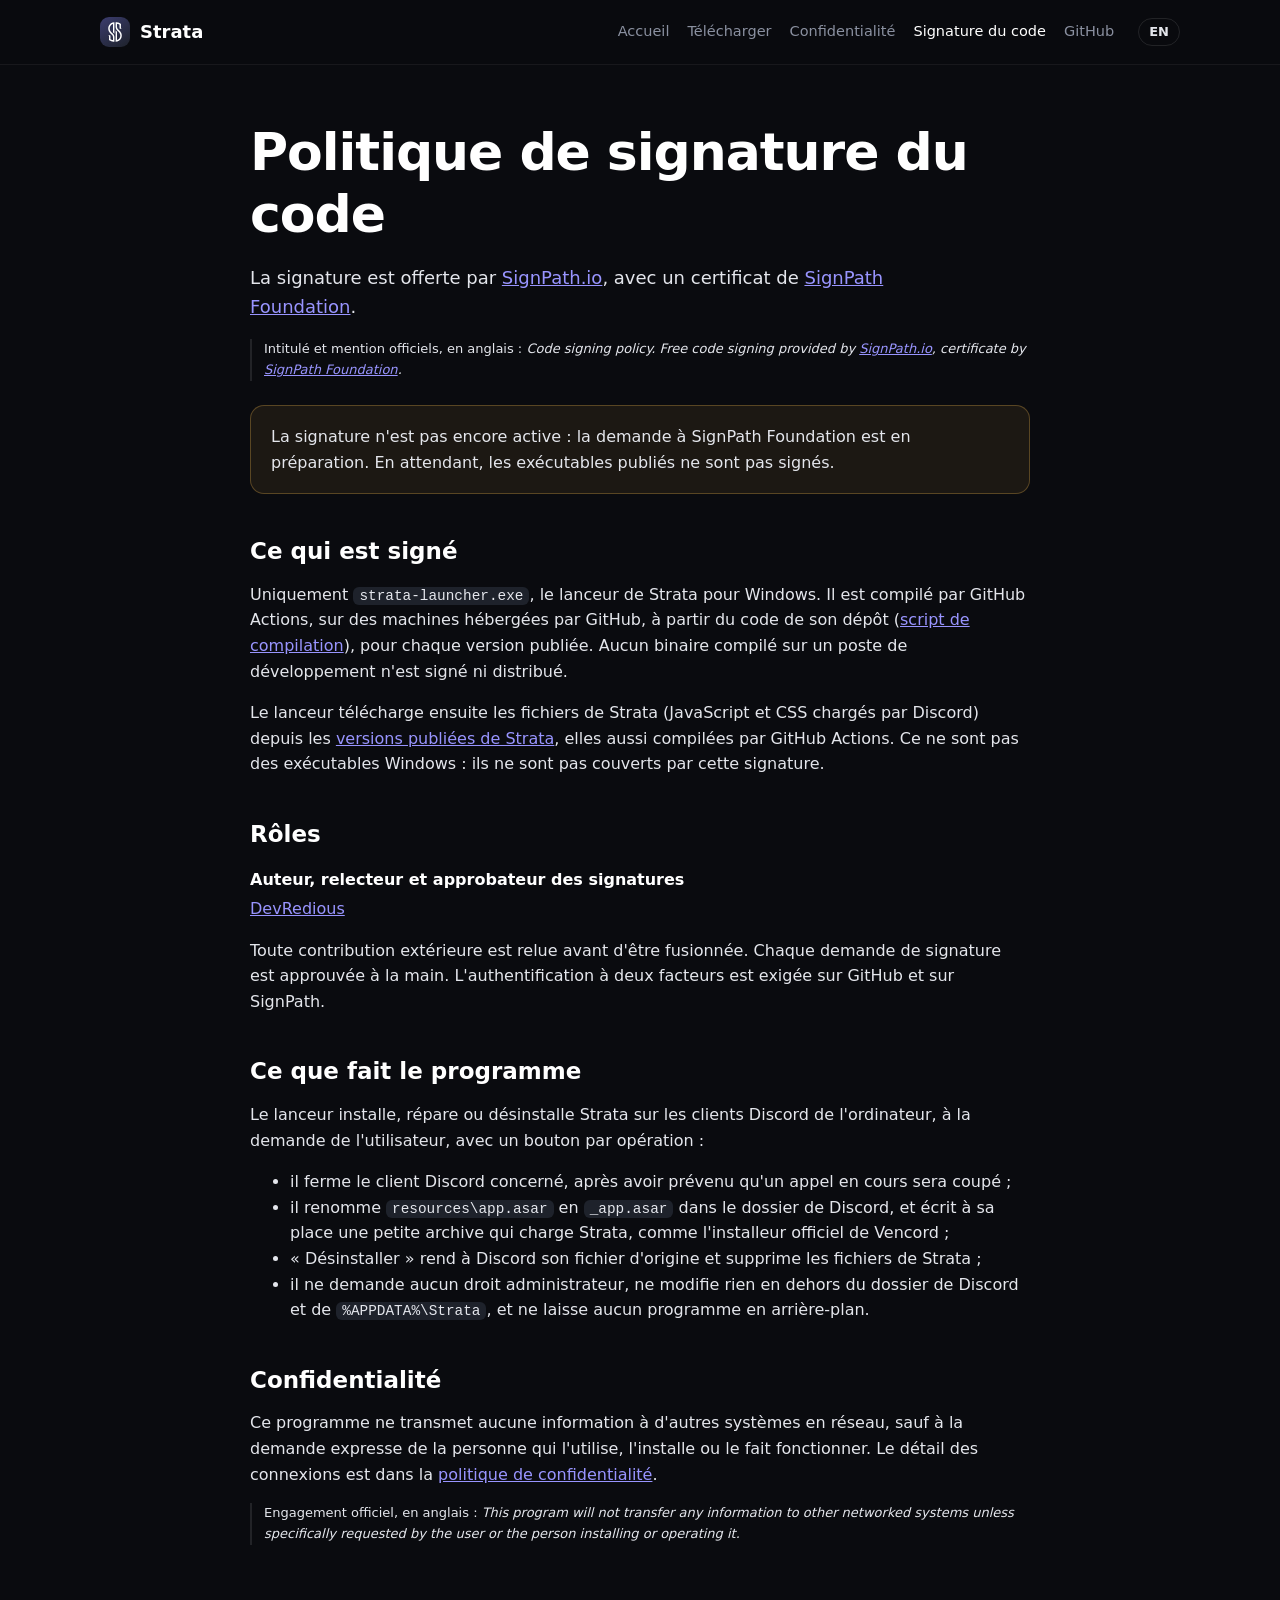
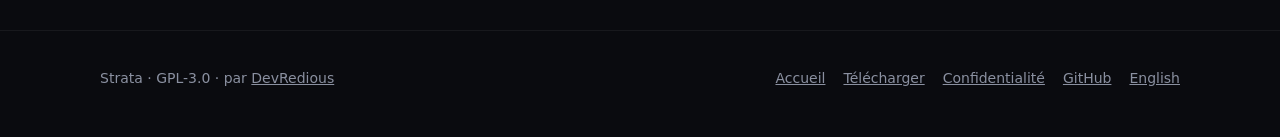
<file: strata/site/signature.html>
<!doctype html>
<html lang="fr">
<head>
    <meta charset="utf-8">
    <meta name="viewport" content="width=device-width, initial-scale=1">
    <title>Politique de signature du code · Strata</title>
    <meta name="description" content="Politique de signature du code du lanceur Strata : ce qui est signé, par qui, comment, et ce que fait le programme.">
    <link rel="icon" href="assets/favicon.ico" sizes="48x48">
    <link rel="icon" href="assets/favicon.svg" type="image/svg+xml">
    <link rel="apple-touch-icon" href="assets/apple-touch-icon.png">
    <link rel="manifest" href="assets/site.webmanifest">
    <meta name="theme-color" content="#0A0B0F">
    <meta property="og:type" content="website">
    <meta property="og:site_name" content="Strata">
    <meta property="og:locale" content="fr_FR">
    <meta property="og:url" content="https://devredious.github.io/strata/signature.html">
    <meta property="og:title" content="Politique de signature du code · Strata">
    <meta property="og:description" content="Politique de signature du code du lanceur Strata : ce qui est signé, par qui, comment, et ce que fait le programme.">
    <meta property="og:image" content="https://devredious.github.io/strata/assets/og-image.png">
    <meta property="og:image:width" content="1200">
    <meta property="og:image:height" content="630">
    <meta property="og:image:alt" content="Logo Strata">
    <meta name="twitter:card" content="summary_large_image">
    <link rel="alternate" hreflang="en" href="en/code-signing.html">
    <link rel="stylesheet" href="styles.css">
</head>
<body>
    <header class="top">
        <div class="wrap">
            <a class="brand" href="./"><img src="assets/logo.svg" alt="">Strata</a>
            <nav>
                <a href="./">Accueil</a>
                <a href="telecharger.html">Télécharger</a>
                <a href="confidentialite.html">Confidentialité</a>
                <a href="signature.html" aria-current="page">Signature du code</a>
                <a href="https://github.com/DevRedious/strata">GitHub</a>
            </nav>
            <a class="lang" href="en/code-signing.html" hreflang="en" lang="en">EN</a>
        </div>
    </header>

    <main class="page">
        <div class="wrap">
            <h1>Politique de signature du code</h1>
            <p class="lead">La signature est offerte par <a href="https://about.signpath.io">SignPath.io</a>, avec un certificat de <a href="https://signpath.org">SignPath Foundation</a>.</p>
            <p class="legal"><span>Intitulé et mention officiels, en anglais :</span> <span lang="en">Code signing policy. Free code signing provided by <a href="https://about.signpath.io">SignPath.io</a>, certificate by <a href="https://signpath.org">SignPath Foundation</a>.</span></p>

            <div class="note warn">
                <p>La signature n'est pas encore active : la demande à SignPath Foundation est en préparation. En attendant, les exécutables publiés ne sont pas signés.</p>
            </div>

            <h2>Ce qui est signé</h2>
            <p>Uniquement <code>strata-launcher.exe</code>, le lanceur de Strata pour Windows. Il est compilé par GitHub Actions, sur des machines hébergées par GitHub, à partir du code de son dépôt (<a href="https://github.com/DevRedious/strata-launcher/blob/main/.github/workflows/build.yml">script de compilation</a>), pour chaque version publiée. Aucun binaire compilé sur un poste de développement n'est signé ni distribué.</p>
            <p>Le lanceur télécharge ensuite les fichiers de Strata (JavaScript et CSS chargés par Discord) depuis les <a href="https://github.com/DevRedious/strata/releases">versions publiées de Strata</a>, elles aussi compilées par GitHub Actions. Ce ne sont pas des exécutables Windows : ils ne sont pas couverts par cette signature.</p>

            <h2>Rôles</h2>
            <dl>
                <dt>Auteur, relecteur et approbateur des signatures</dt>
                <dd><a href="https://github.com/DevRedious">DevRedious</a></dd>
            </dl>
            <p>Toute contribution extérieure est relue avant d'être fusionnée. Chaque demande de signature est approuvée à la main. L'authentification à deux facteurs est exigée sur GitHub et sur SignPath.</p>

            <h2>Ce que fait le programme</h2>
            <p>Le lanceur installe, répare ou désinstalle Strata sur les clients Discord de l'ordinateur, à la demande de l'utilisateur, avec un bouton par opération :</p>
            <ul>
                <li>il ferme le client Discord concerné, après avoir prévenu qu'un appel en cours sera coupé ;</li>
                <li>il renomme <code>resources\app.asar</code> en <code>_app.asar</code> dans le dossier de Discord, et écrit à sa place une petite archive qui charge Strata, comme l'installeur officiel de Vencord ;</li>
                <li>« Désinstaller » rend à Discord son fichier d'origine et supprime les fichiers de Strata ;</li>
                <li>il ne demande aucun droit administrateur, ne modifie rien en dehors du dossier de Discord et de <code>%APPDATA%\Strata</code>, et ne laisse aucun programme en arrière-plan.</li>
            </ul>

            <h2>Confidentialité</h2>
            <p>Ce programme ne transmet aucune information à d'autres systèmes en réseau, sauf à la demande expresse de la personne qui l'utilise, l'installe ou le fait fonctionner. Le détail des connexions est dans la <a href="confidentialite.html">politique de confidentialité</a>.</p>
            <p class="legal"><span>Engagement officiel, en anglais :</span> <span lang="en">This program will not transfer any information to other networked systems unless specifically requested by the user or the person installing or operating it.</span></p>
        </div>
    </main>

    <footer>
        <div class="wrap">
            <span>Strata · GPL-3.0 · par <a href="https://github.com/DevRedious">DevRedious</a></span>
            <nav>
                <a href="./">Accueil</a>
                <a href="telecharger.html">Télécharger</a>
                <a href="confidentialite.html">Confidentialité</a>
                <a href="https://github.com/DevRedious/strata">GitHub</a>
                <a href="en/code-signing.html" hreflang="en" lang="en">English</a>
            </nav>
        </div>
    </footer>
</body>
</html>
</file>
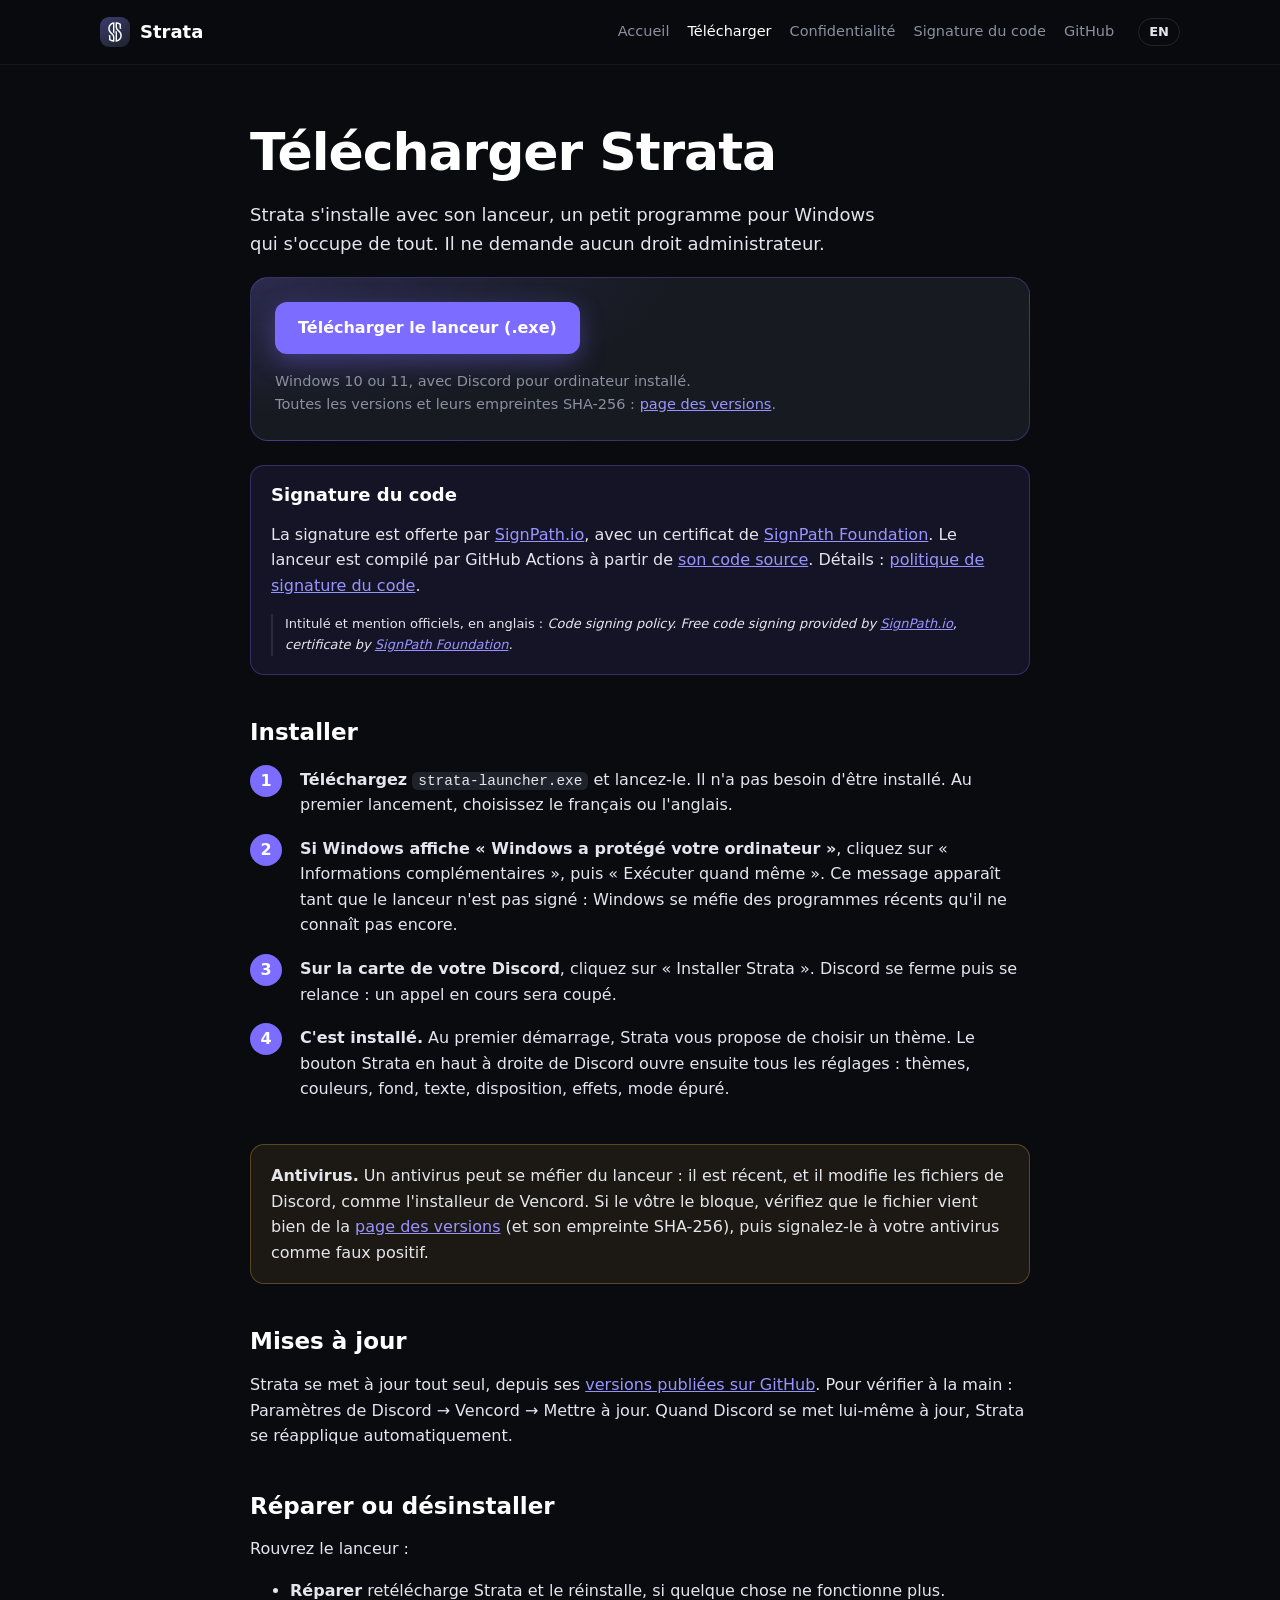
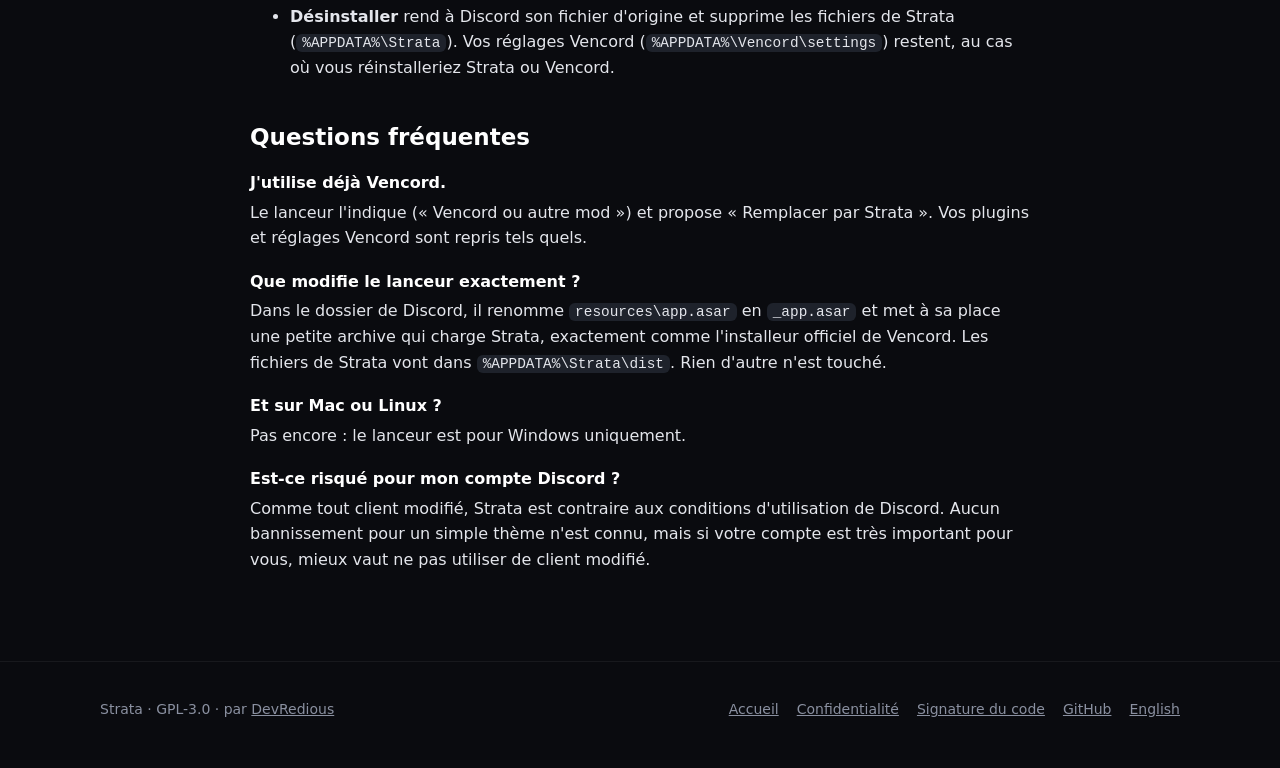
<file: strata/site/telecharger.html>
<!doctype html>
<html lang="fr">
<head>
    <meta charset="utf-8">
    <meta name="viewport" content="width=device-width, initial-scale=1">
    <title>Télécharger et installer Strata</title>
    <meta name="description" content="Télécharger le lanceur Strata pour Windows et installer Strata sur Discord en un clic : étapes, mises à jour, réparation et désinstallation.">
    <link rel="icon" href="assets/favicon.ico" sizes="48x48">
    <link rel="icon" href="assets/favicon.svg" type="image/svg+xml">
    <link rel="apple-touch-icon" href="assets/apple-touch-icon.png">
    <link rel="manifest" href="assets/site.webmanifest">
    <meta name="theme-color" content="#0A0B0F">
    <meta property="og:type" content="website">
    <meta property="og:site_name" content="Strata">
    <meta property="og:locale" content="fr_FR">
    <meta property="og:url" content="https://devredious.github.io/strata/telecharger.html">
    <meta property="og:title" content="Télécharger et installer Strata">
    <meta property="og:description" content="Télécharger le lanceur Strata pour Windows et installer Strata sur Discord en un clic : étapes, mises à jour, réparation et désinstallation.">
    <meta property="og:image" content="https://devredious.github.io/strata/assets/og-image.png">
    <meta property="og:image:width" content="1200">
    <meta property="og:image:height" content="630">
    <meta property="og:image:alt" content="Logo Strata">
    <meta name="twitter:card" content="summary_large_image">
    <link rel="alternate" hreflang="en" href="en/download.html">
    <link rel="stylesheet" href="styles.css">
</head>
<body>
    <header class="top">
        <div class="wrap">
            <a class="brand" href="./"><img src="assets/logo.svg" alt="">Strata</a>
            <nav>
                <a href="./">Accueil</a>
                <a href="telecharger.html" aria-current="page">Télécharger</a>
                <a href="confidentialite.html">Confidentialité</a>
                <a href="signature.html">Signature du code</a>
                <a href="https://github.com/DevRedious/strata">GitHub</a>
            </nav>
            <a class="lang" href="en/download.html" hreflang="en" lang="en">EN</a>
        </div>
    </header>

    <main class="page">
        <div class="wrap">
            <h1>Télécharger Strata</h1>
            <p class="lead">Strata s'installe avec son lanceur, un petit programme pour Windows qui s'occupe de tout. Il ne demande aucun droit administrateur.</p>

            <div class="download">
                <a class="button primary" href="https://github.com/DevRedious/strata-launcher/releases/latest/download/strata-launcher.exe">Télécharger le lanceur (.exe)</a>
                <p>Windows 10 ou 11, avec Discord pour ordinateur installé.<br>Toutes les versions et leurs empreintes SHA-256 : <a href="https://github.com/DevRedious/strata-launcher/releases">page des versions</a>.</p>
            </div>

            <div class="note">
                <h3>Signature du code</h3>
                <p>La signature est offerte par <a href="https://about.signpath.io">SignPath.io</a>, avec un certificat de <a href="https://signpath.org">SignPath Foundation</a>. Le lanceur est compilé par GitHub Actions à partir de <a href="https://github.com/DevRedious/strata-launcher">son code source</a>. Détails : <a href="signature.html">politique de signature du code</a>.</p>
                <p class="legal"><span>Intitulé et mention officiels, en anglais :</span> <span lang="en">Code signing policy. Free code signing provided by <a href="https://about.signpath.io">SignPath.io</a>, certificate by <a href="https://signpath.org">SignPath Foundation</a>.</span></p>
            </div>

            <h2>Installer</h2>
            <ol class="steps">
                <li><strong>Téléchargez</strong> <code>strata-launcher.exe</code> et lancez-le. Il n'a pas besoin d'être installé. Au premier lancement, choisissez le français ou l'anglais.</li>
                <li><strong>Si Windows affiche « Windows a protégé votre ordinateur »</strong>, cliquez sur « Informations complémentaires », puis « Exécuter quand même ». Ce message apparaît tant que le lanceur n'est pas signé : Windows se méfie des programmes récents qu'il ne connaît pas encore.</li>
                <li><strong>Sur la carte de votre Discord</strong>, cliquez sur « Installer Strata ». Discord se ferme puis se relance : un appel en cours sera coupé.</li>
                <li><strong>C'est installé.</strong> Au premier démarrage, Strata vous propose de choisir un thème. Le bouton Strata en haut à droite de Discord ouvre ensuite tous les réglages : thèmes, couleurs, fond, texte, disposition, effets, mode épuré.</li>
            </ol>

            <div class="note warn">
                <p><strong>Antivirus.</strong> Un antivirus peut se méfier du lanceur : il est récent, et il modifie les fichiers de Discord, comme l'installeur de Vencord. Si le vôtre le bloque, vérifiez que le fichier vient bien de la <a href="https://github.com/DevRedious/strata-launcher/releases">page des versions</a> (et son empreinte SHA-256), puis signalez-le à votre antivirus comme faux positif.</p>
            </div>

            <h2>Mises à jour</h2>
            <p>Strata se met à jour tout seul, depuis ses <a href="https://github.com/DevRedious/strata/releases">versions publiées sur GitHub</a>. Pour vérifier à la main : Paramètres de Discord → Vencord → Mettre à jour. Quand Discord se met lui-même à jour, Strata se réapplique automatiquement.</p>

            <h2>Réparer ou désinstaller</h2>
            <p>Rouvrez le lanceur :</p>
            <ul>
                <li><strong>Réparer</strong> retélécharge Strata et le réinstalle, si quelque chose ne fonctionne plus.</li>
                <li><strong>Désinstaller</strong> rend à Discord son fichier d'origine et supprime les fichiers de Strata (<code>%APPDATA%\Strata</code>). Vos réglages Vencord (<code>%APPDATA%\Vencord\settings</code>) restent, au cas où vous réinstalleriez Strata ou Vencord.</li>
            </ul>

            <h2>Questions fréquentes</h2>
            <dl>
                <dt>J'utilise déjà Vencord.</dt>
                <dd>Le lanceur l'indique (« Vencord ou autre mod ») et propose « Remplacer par Strata ». Vos plugins et réglages Vencord sont repris tels quels.</dd>
                <dt>Que modifie le lanceur exactement ?</dt>
                <dd>Dans le dossier de Discord, il renomme <code>resources\app.asar</code> en <code>_app.asar</code> et met à sa place une petite archive qui charge Strata, exactement comme l'installeur officiel de Vencord. Les fichiers de Strata vont dans <code>%APPDATA%\Strata\dist</code>. Rien d'autre n'est touché.</dd>
                <dt>Et sur Mac ou Linux ?</dt>
                <dd>Pas encore : le lanceur est pour Windows uniquement.</dd>
                <dt>Est-ce risqué pour mon compte Discord ?</dt>
                <dd>Comme tout client modifié, Strata est contraire aux conditions d'utilisation de Discord. Aucun bannissement pour un simple thème n'est connu, mais si votre compte est très important pour vous, mieux vaut ne pas utiliser de client modifié.</dd>
            </dl>
        </div>
    </main>

    <footer>
        <div class="wrap">
            <span>Strata · GPL-3.0 · par <a href="https://github.com/DevRedious">DevRedious</a></span>
            <nav>
                <a href="./">Accueil</a>
                <a href="confidentialite.html">Confidentialité</a>
                <a href="signature.html">Signature du code</a>
                <a href="https://github.com/DevRedious/strata">GitHub</a>
                <a href="en/download.html" hreflang="en" lang="en">English</a>
            </nav>
        </div>
    </footer>
</body>
</html>
</file>
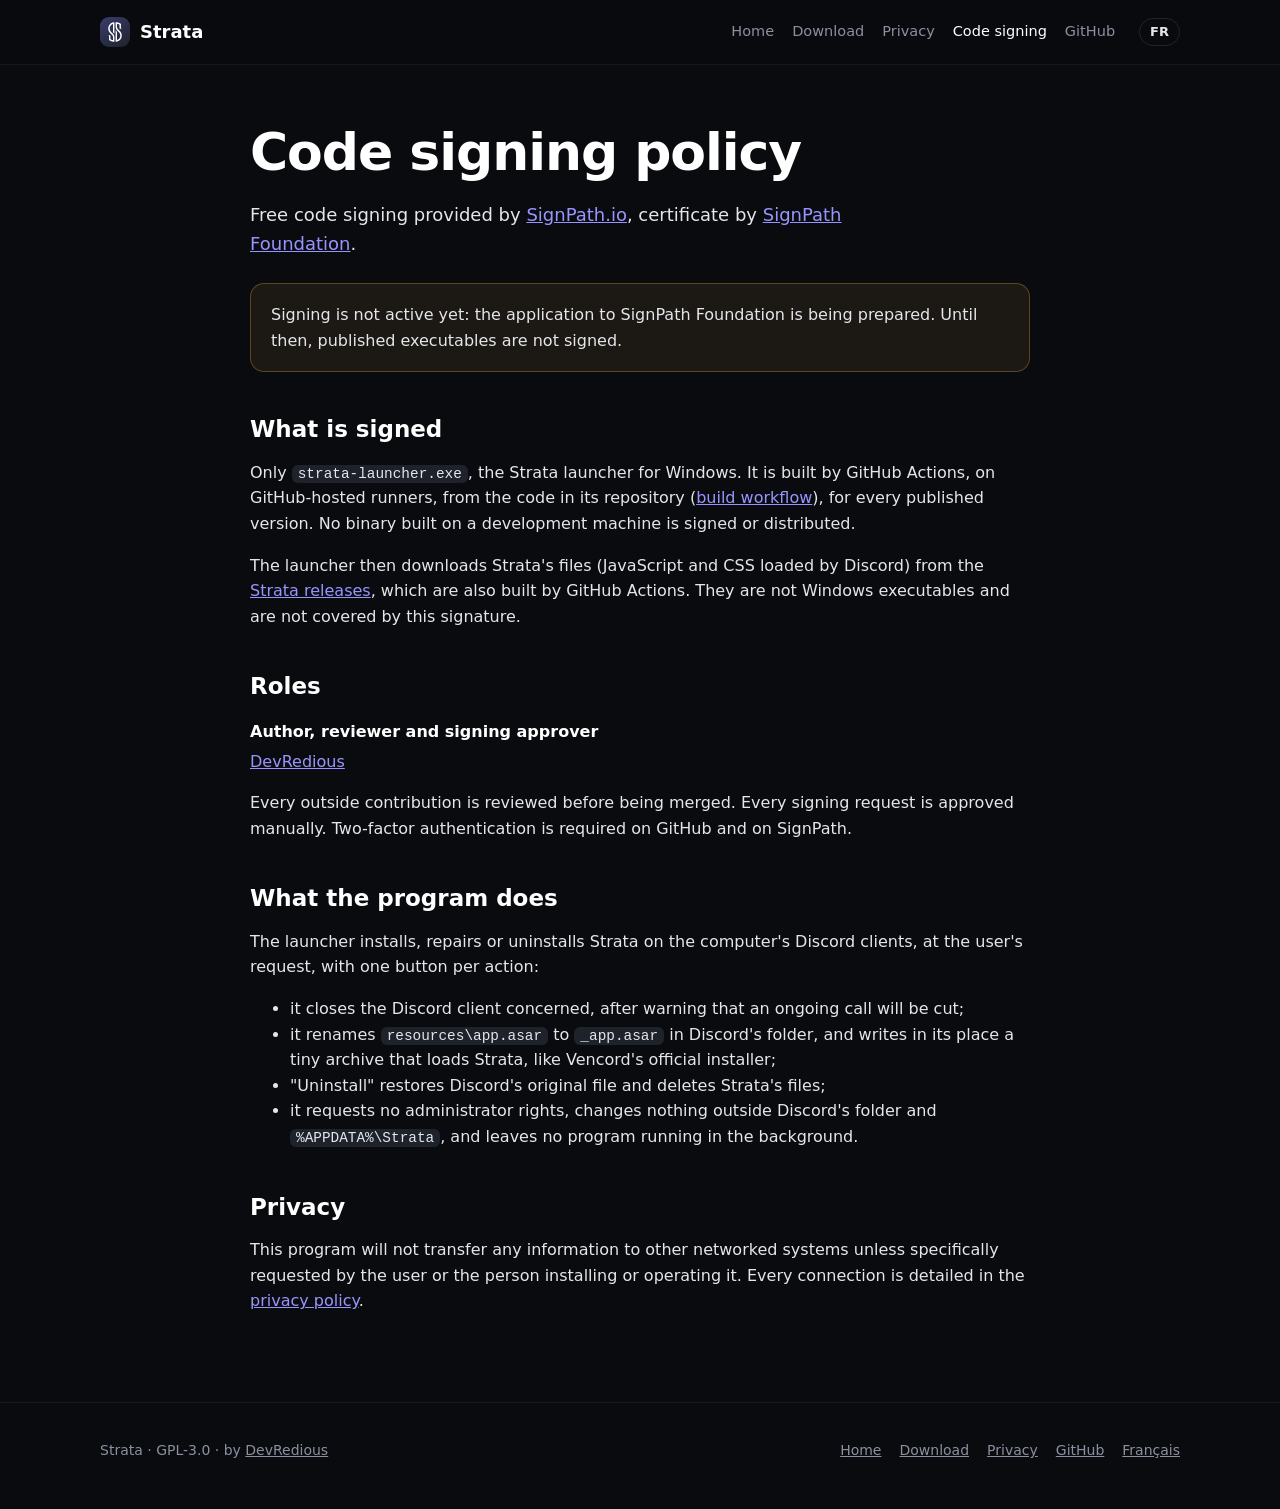
<file: strata/site/en/code-signing.html>
<!doctype html>
<html lang="en">
<head>
    <meta charset="utf-8">
    <meta name="viewport" content="width=device-width, initial-scale=1">
    <title>Code signing policy · Strata</title>
    <meta name="description" content="Code signing policy of the Strata launcher: what is signed, by whom, how, and what the program does.">
    <link rel="icon" href="../assets/favicon.ico" sizes="48x48">
    <link rel="icon" href="../assets/favicon.svg" type="image/svg+xml">
    <link rel="apple-touch-icon" href="../assets/apple-touch-icon.png">
    <link rel="manifest" href="../assets/site.webmanifest">
    <meta name="theme-color" content="#0A0B0F">
    <meta property="og:type" content="website">
    <meta property="og:site_name" content="Strata">
    <meta property="og:locale" content="en_US">
    <meta property="og:url" content="https://devredious.github.io/strata/en/code-signing.html">
    <meta property="og:title" content="Code signing policy · Strata">
    <meta property="og:description" content="Code signing policy of the Strata launcher: what is signed, by whom, how, and what the program does.">
    <meta property="og:image" content="https://devredious.github.io/strata/assets/og-image-en.png">
    <meta property="og:image:width" content="1200">
    <meta property="og:image:height" content="630">
    <meta property="og:image:alt" content="Strata logo">
    <meta name="twitter:card" content="summary_large_image">
    <link rel="alternate" hreflang="fr" href="../signature.html">
    <link rel="stylesheet" href="../styles.css">
</head>
<body>
    <header class="top">
        <div class="wrap">
            <a class="brand" href="./"><img src="../assets/logo.svg" alt="">Strata</a>
            <nav>
                <a href="./">Home</a>
                <a href="download.html">Download</a>
                <a href="privacy.html">Privacy</a>
                <a href="code-signing.html" aria-current="page">Code signing</a>
                <a href="https://github.com/DevRedious/strata">GitHub</a>
            </nav>
            <a class="lang" href="../signature.html" hreflang="fr" lang="fr">FR</a>
        </div>
    </header>

    <main class="page">
        <div class="wrap">
            <h1>Code signing policy</h1>
            <p class="lead">Free code signing provided by <a href="https://about.signpath.io">SignPath.io</a>, certificate by <a href="https://signpath.org">SignPath Foundation</a>.</p>

            <div class="note warn">
                <p>Signing is not active yet: the application to SignPath Foundation is being prepared. Until then, published executables are not signed.</p>
            </div>

            <h2>What is signed</h2>
            <p>Only <code>strata-launcher.exe</code>, the Strata launcher for Windows. It is built by GitHub Actions, on GitHub-hosted runners, from the code in its repository (<a href="https://github.com/DevRedious/strata-launcher/blob/main/.github/workflows/build.yml">build workflow</a>), for every published version. No binary built on a development machine is signed or distributed.</p>
            <p>The launcher then downloads Strata's files (JavaScript and CSS loaded by Discord) from the <a href="https://github.com/DevRedious/strata/releases">Strata releases</a>, which are also built by GitHub Actions. They are not Windows executables and are not covered by this signature.</p>

            <h2>Roles</h2>
            <dl>
                <dt>Author, reviewer and signing approver</dt>
                <dd><a href="https://github.com/DevRedious">DevRedious</a></dd>
            </dl>
            <p>Every outside contribution is reviewed before being merged. Every signing request is approved manually. Two-factor authentication is required on GitHub and on SignPath.</p>

            <h2>What the program does</h2>
            <p>The launcher installs, repairs or uninstalls Strata on the computer's Discord clients, at the user's request, with one button per action:</p>
            <ul>
                <li>it closes the Discord client concerned, after warning that an ongoing call will be cut;</li>
                <li>it renames <code>resources\app.asar</code> to <code>_app.asar</code> in Discord's folder, and writes in its place a tiny archive that loads Strata, like Vencord's official installer;</li>
                <li>"Uninstall" restores Discord's original file and deletes Strata's files;</li>
                <li>it requests no administrator rights, changes nothing outside Discord's folder and <code>%APPDATA%\Strata</code>, and leaves no program running in the background.</li>
            </ul>

            <h2>Privacy</h2>
            <p>This program will not transfer any information to other networked systems unless specifically requested by the user or the person installing or operating it. Every connection is detailed in the <a href="privacy.html">privacy policy</a>.</p>
        </div>
    </main>

    <footer>
        <div class="wrap">
            <span>Strata · GPL-3.0 · by <a href="https://github.com/DevRedious">DevRedious</a></span>
            <nav>
                <a href="./">Home</a>
                <a href="download.html">Download</a>
                <a href="privacy.html">Privacy</a>
                <a href="https://github.com/DevRedious/strata">GitHub</a>
                <a href="../signature.html" hreflang="fr" lang="fr">Français</a>
            </nav>
        </div>
    </footer>
</body>
</html>
</file>
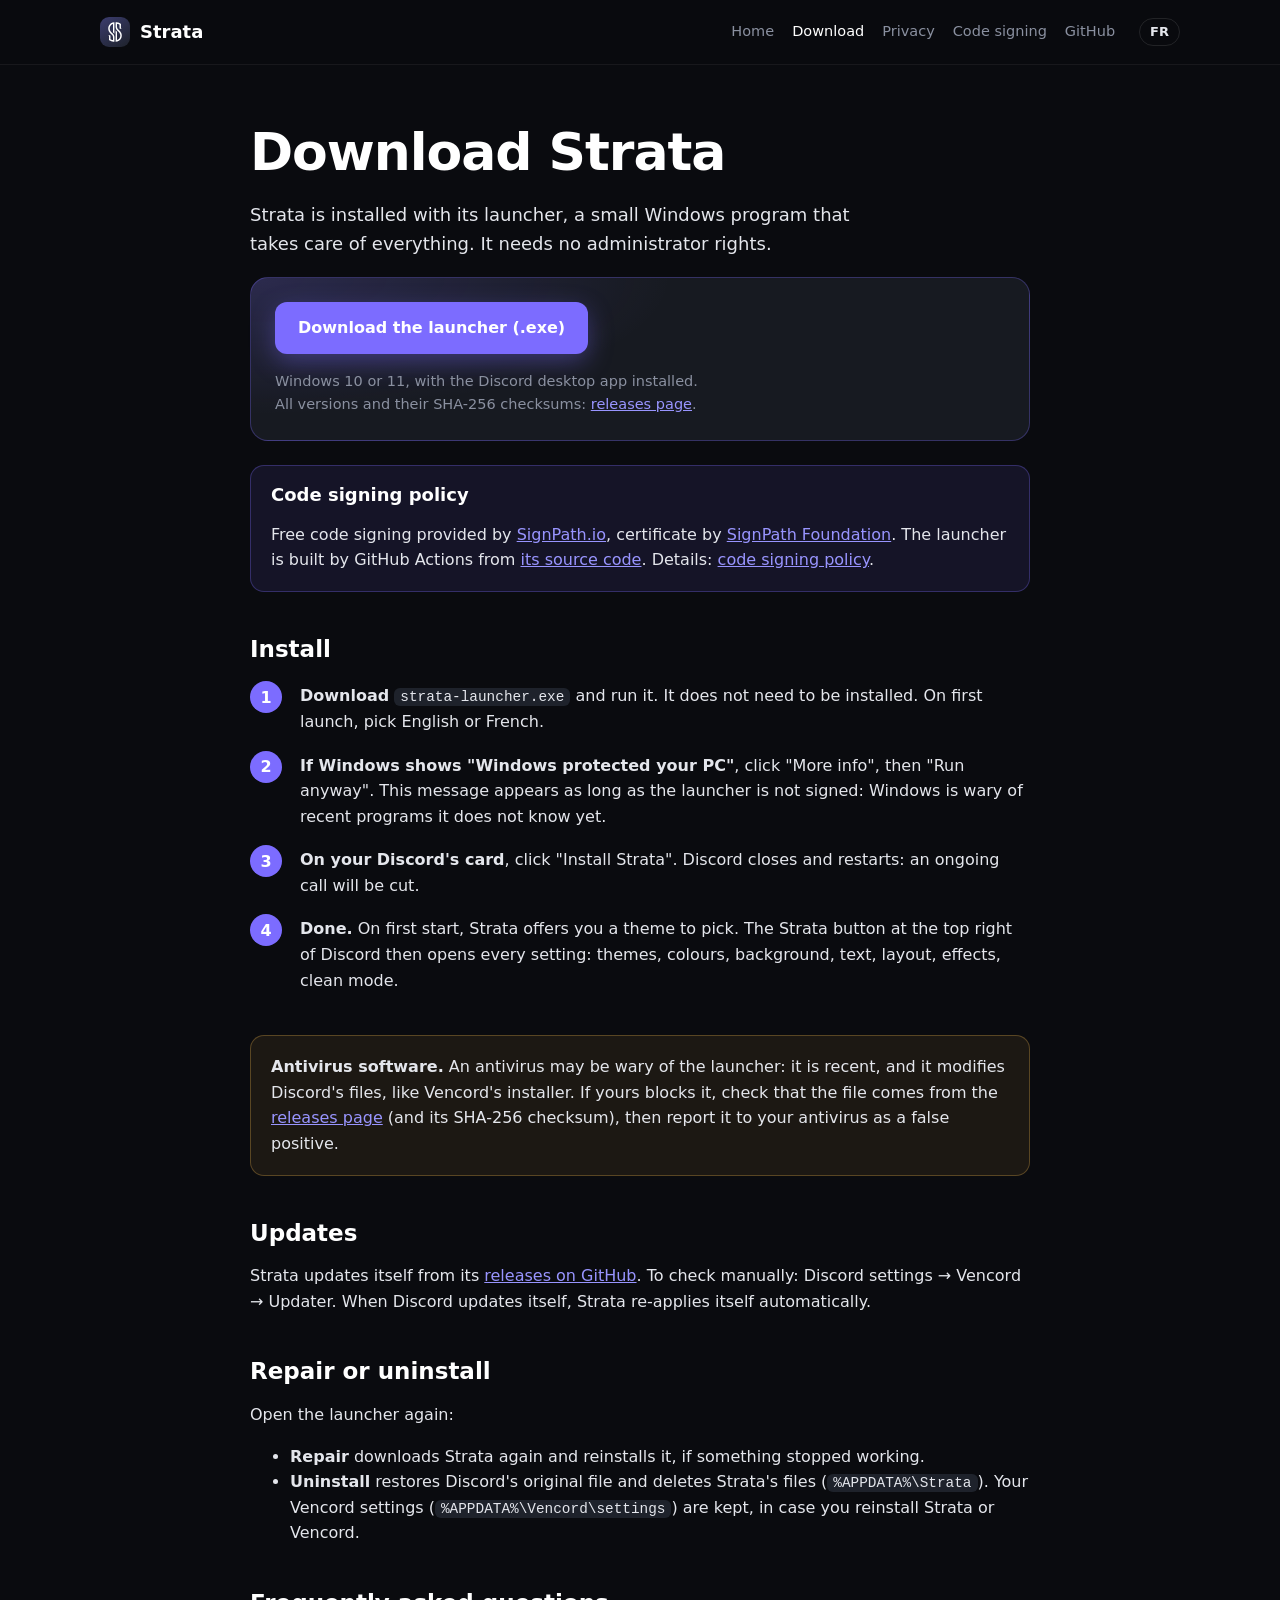
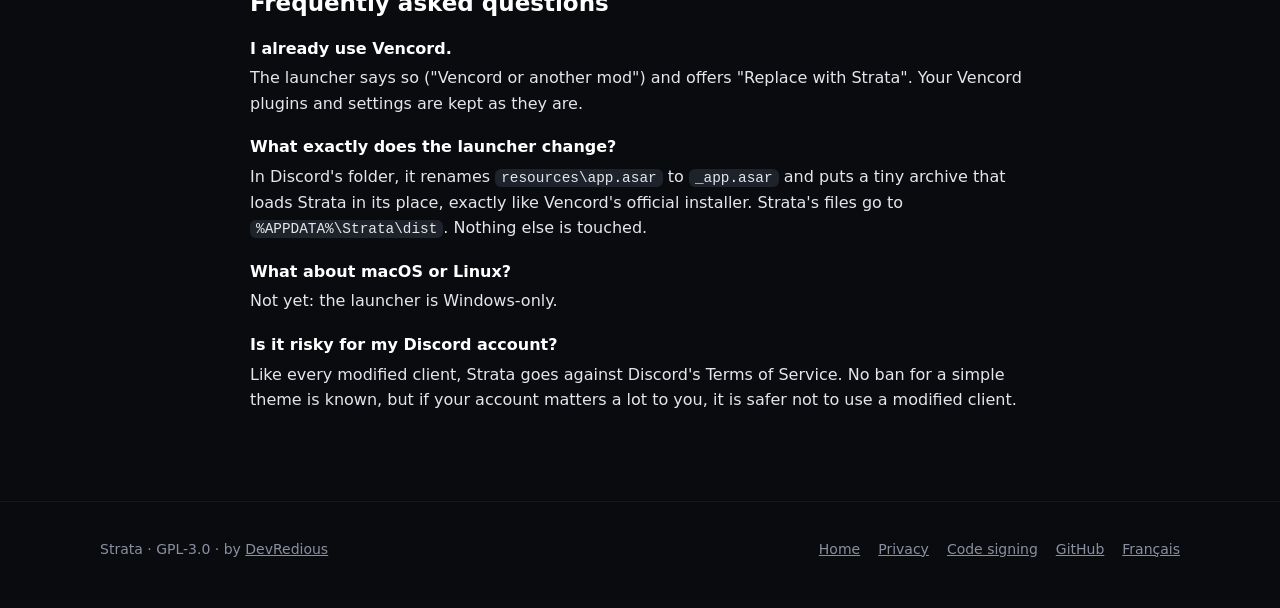
<file: strata/site/en/download.html>
<!doctype html>
<html lang="en">
<head>
    <meta charset="utf-8">
    <meta name="viewport" content="width=device-width, initial-scale=1">
    <title>Download and install Strata</title>
    <meta name="description" content="Download the Strata launcher for Windows and install Strata on Discord in one click: steps, updates, repair and uninstall.">
    <link rel="icon" href="../assets/favicon.ico" sizes="48x48">
    <link rel="icon" href="../assets/favicon.svg" type="image/svg+xml">
    <link rel="apple-touch-icon" href="../assets/apple-touch-icon.png">
    <link rel="manifest" href="../assets/site.webmanifest">
    <meta name="theme-color" content="#0A0B0F">
    <meta property="og:type" content="website">
    <meta property="og:site_name" content="Strata">
    <meta property="og:locale" content="en_US">
    <meta property="og:url" content="https://devredious.github.io/strata/en/download.html">
    <meta property="og:title" content="Download and install Strata">
    <meta property="og:description" content="Download the Strata launcher for Windows and install Strata on Discord in one click: steps, updates, repair and uninstall.">
    <meta property="og:image" content="https://devredious.github.io/strata/assets/og-image-en.png">
    <meta property="og:image:width" content="1200">
    <meta property="og:image:height" content="630">
    <meta property="og:image:alt" content="Strata logo">
    <meta name="twitter:card" content="summary_large_image">
    <link rel="alternate" hreflang="fr" href="../telecharger.html">
    <link rel="stylesheet" href="../styles.css">
</head>
<body>
    <header class="top">
        <div class="wrap">
            <a class="brand" href="./"><img src="../assets/logo.svg" alt="">Strata</a>
            <nav>
                <a href="./">Home</a>
                <a href="download.html" aria-current="page">Download</a>
                <a href="privacy.html">Privacy</a>
                <a href="code-signing.html">Code signing</a>
                <a href="https://github.com/DevRedious/strata">GitHub</a>
            </nav>
            <a class="lang" href="../telecharger.html" hreflang="fr" lang="fr">FR</a>
        </div>
    </header>

    <main class="page">
        <div class="wrap">
            <h1>Download Strata</h1>
            <p class="lead">Strata is installed with its launcher, a small Windows program that takes care of everything. It needs no administrator rights.</p>

            <div class="download">
                <a class="button primary" href="https://github.com/DevRedious/strata-launcher/releases/latest/download/strata-launcher.exe">Download the launcher (.exe)</a>
                <p>Windows 10 or 11, with the Discord desktop app installed.<br>All versions and their SHA-256 checksums: <a href="https://github.com/DevRedious/strata-launcher/releases">releases page</a>.</p>
            </div>

            <div class="note">
                <h3>Code signing policy</h3>
                <p>Free code signing provided by <a href="https://about.signpath.io">SignPath.io</a>, certificate by <a href="https://signpath.org">SignPath Foundation</a>. The launcher is built by GitHub Actions from <a href="https://github.com/DevRedious/strata-launcher">its source code</a>. Details: <a href="code-signing.html">code signing policy</a>.</p>
            </div>

            <h2>Install</h2>
            <ol class="steps">
                <li><strong>Download</strong> <code>strata-launcher.exe</code> and run it. It does not need to be installed. On first launch, pick English or French.</li>
                <li><strong>If Windows shows "Windows protected your PC"</strong>, click "More info", then "Run anyway". This message appears as long as the launcher is not signed: Windows is wary of recent programs it does not know yet.</li>
                <li><strong>On your Discord's card</strong>, click "Install Strata". Discord closes and restarts: an ongoing call will be cut.</li>
                <li><strong>Done.</strong> On first start, Strata offers you a theme to pick. The Strata button at the top right of Discord then opens every setting: themes, colours, background, text, layout, effects, clean mode.</li>
            </ol>

            <div class="note warn">
                <p><strong>Antivirus software.</strong> An antivirus may be wary of the launcher: it is recent, and it modifies Discord's files, like Vencord's installer. If yours blocks it, check that the file comes from the <a href="https://github.com/DevRedious/strata-launcher/releases">releases page</a> (and its SHA-256 checksum), then report it to your antivirus as a false positive.</p>
            </div>

            <h2>Updates</h2>
            <p>Strata updates itself from its <a href="https://github.com/DevRedious/strata/releases">releases on GitHub</a>. To check manually: Discord settings → Vencord → Updater. When Discord updates itself, Strata re-applies itself automatically.</p>

            <h2>Repair or uninstall</h2>
            <p>Open the launcher again:</p>
            <ul>
                <li><strong>Repair</strong> downloads Strata again and reinstalls it, if something stopped working.</li>
                <li><strong>Uninstall</strong> restores Discord's original file and deletes Strata's files (<code>%APPDATA%\Strata</code>). Your Vencord settings (<code>%APPDATA%\Vencord\settings</code>) are kept, in case you reinstall Strata or Vencord.</li>
            </ul>

            <h2>Frequently asked questions</h2>
            <dl>
                <dt>I already use Vencord.</dt>
                <dd>The launcher says so ("Vencord or another mod") and offers "Replace with Strata". Your Vencord plugins and settings are kept as they are.</dd>
                <dt>What exactly does the launcher change?</dt>
                <dd>In Discord's folder, it renames <code>resources\app.asar</code> to <code>_app.asar</code> and puts a tiny archive that loads Strata in its place, exactly like Vencord's official installer. Strata's files go to <code>%APPDATA%\Strata\dist</code>. Nothing else is touched.</dd>
                <dt>What about macOS or Linux?</dt>
                <dd>Not yet: the launcher is Windows-only.</dd>
                <dt>Is it risky for my Discord account?</dt>
                <dd>Like every modified client, Strata goes against Discord's Terms of Service. No ban for a simple theme is known, but if your account matters a lot to you, it is safer not to use a modified client.</dd>
            </dl>
        </div>
    </main>

    <footer>
        <div class="wrap">
            <span>Strata · GPL-3.0 · by <a href="https://github.com/DevRedious">DevRedious</a></span>
            <nav>
                <a href="./">Home</a>
                <a href="privacy.html">Privacy</a>
                <a href="code-signing.html">Code signing</a>
                <a href="https://github.com/DevRedious/strata">GitHub</a>
                <a href="../telecharger.html" hreflang="fr" lang="fr">Français</a>
            </nav>
        </div>
    </footer>
</body>
</html>
</file>
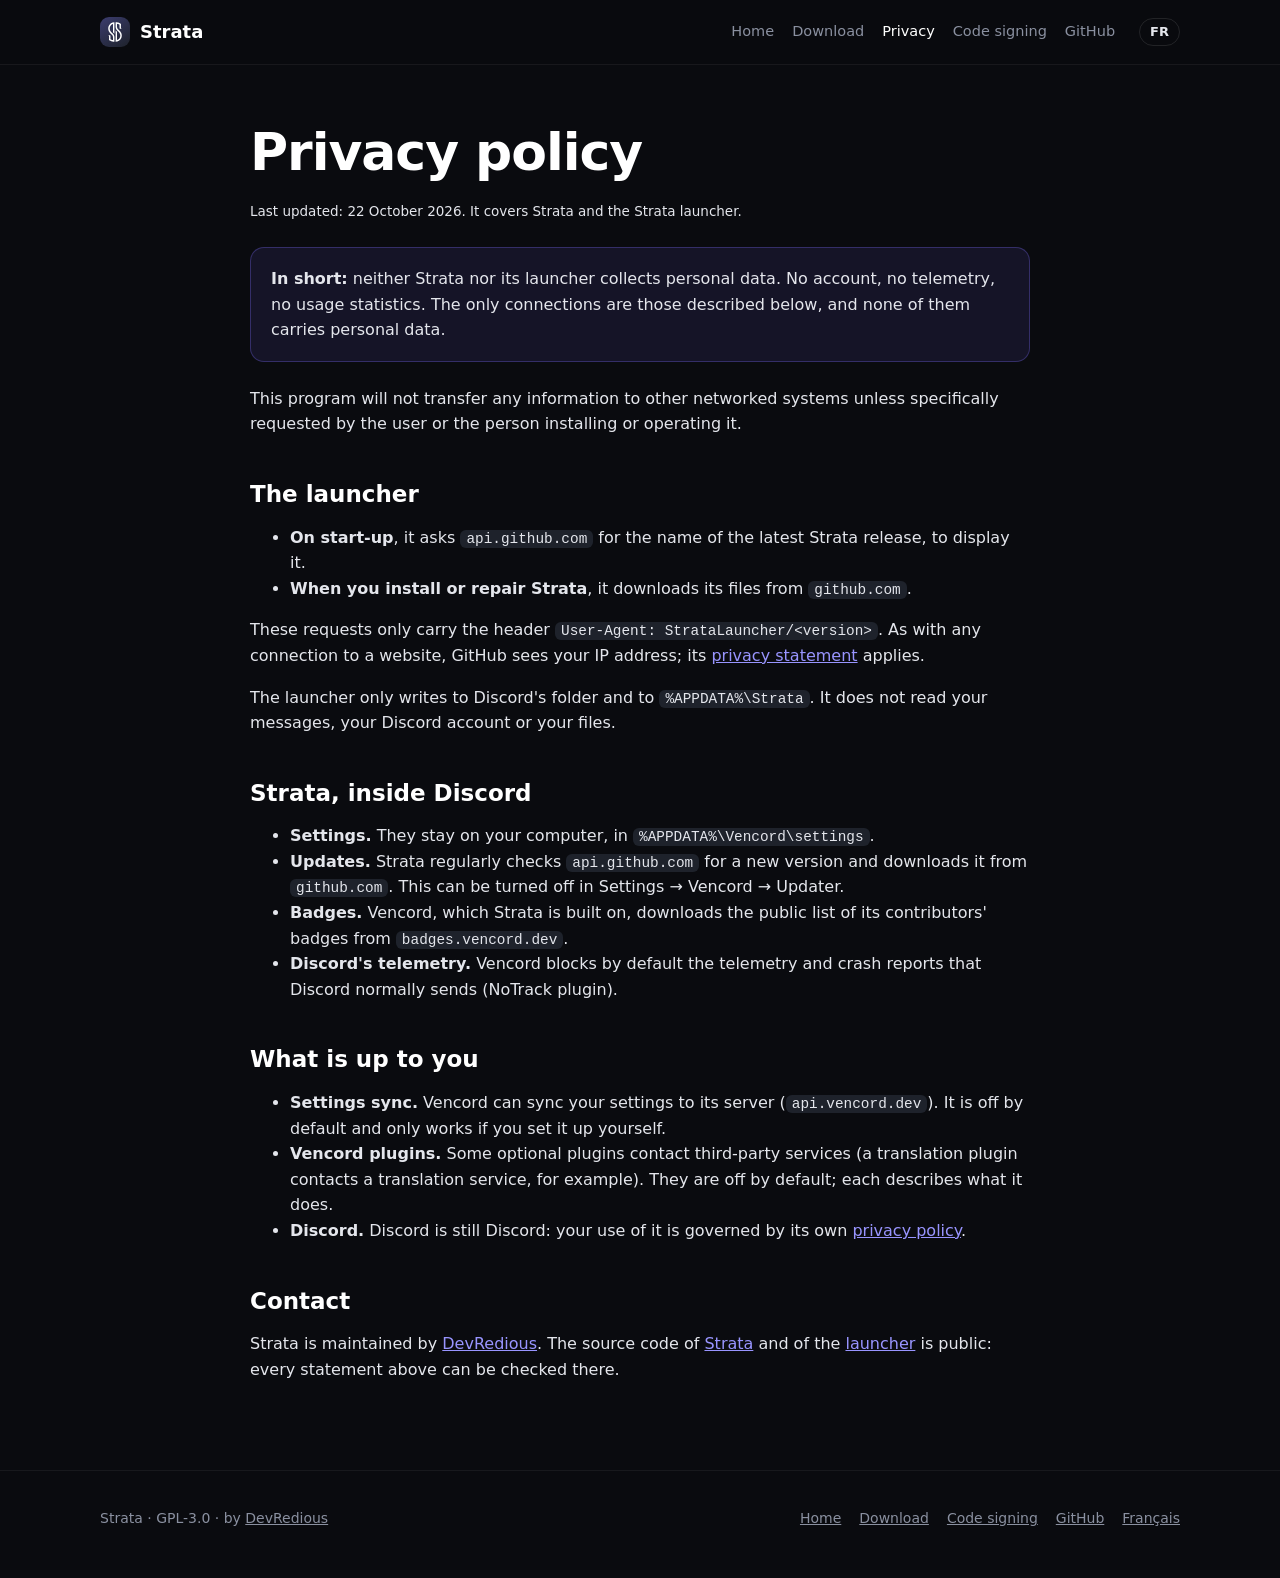
<file: strata/site/en/privacy.html>
<!doctype html>
<html lang="en">
<head>
    <meta charset="utf-8">
    <meta name="viewport" content="width=device-width, initial-scale=1">
    <title>Strata privacy policy</title>
    <meta name="description" content="Strata and its launcher collect no personal data. Every network connection they make, in detail.">
    <link rel="icon" href="../assets/favicon.ico" sizes="48x48">
    <link rel="icon" href="../assets/favicon.svg" type="image/svg+xml">
    <link rel="apple-touch-icon" href="../assets/apple-touch-icon.png">
    <link rel="manifest" href="../assets/site.webmanifest">
    <meta name="theme-color" content="#0A0B0F">
    <meta property="og:type" content="website">
    <meta property="og:site_name" content="Strata">
    <meta property="og:locale" content="en_US">
    <meta property="og:url" content="https://devredious.github.io/strata/en/privacy.html">
    <meta property="og:title" content="Strata privacy policy">
    <meta property="og:description" content="Strata and its launcher collect no personal data. Every network connection they make, in detail.">
    <meta property="og:image" content="https://devredious.github.io/strata/assets/og-image-en.png">
    <meta property="og:image:width" content="1200">
    <meta property="og:image:height" content="630">
    <meta property="og:image:alt" content="Strata logo">
    <meta name="twitter:card" content="summary_large_image">
    <link rel="alternate" hreflang="fr" href="../confidentialite.html">
    <link rel="stylesheet" href="../styles.css">
</head>
<body>
    <header class="top">
        <div class="wrap">
            <a class="brand" href="./"><img src="../assets/logo.svg" alt="">Strata</a>
            <nav>
                <a href="./">Home</a>
                <a href="download.html">Download</a>
                <a href="privacy.html" aria-current="page">Privacy</a>
                <a href="code-signing.html">Code signing</a>
                <a href="https://github.com/DevRedious/strata">GitHub</a>
            </nav>
            <a class="lang" href="../confidentialite.html" hreflang="fr" lang="fr">FR</a>
        </div>
    </header>

    <main class="page">
        <div class="wrap">
            <h1>Privacy policy</h1>
            <p class="small">Last updated: 22 October 2026. It covers Strata and the Strata launcher.</p>

            <div class="note">
                <p><strong>In short:</strong> neither Strata nor its launcher collects personal data. No account, no telemetry, no usage statistics. The only connections are those described below, and none of them carries personal data.</p>
            </div>

            <p>This program will not transfer any information to other networked systems unless specifically requested by the user or the person installing or operating it.</p>

            <h2>The launcher</h2>
            <ul>
                <li><strong>On start-up</strong>, it asks <code>api.github.com</code> for the name of the latest Strata release, to display it.</li>
                <li><strong>When you install or repair Strata</strong>, it downloads its files from <code>github.com</code>.</li>
            </ul>
            <p>These requests only carry the header <code>User-Agent: StrataLauncher/&lt;version&gt;</code>. As with any connection to a website, GitHub sees your IP address; its <a href="https://docs.github.com/site-policy/privacy-policies/github-general-privacy-statement">privacy statement</a> applies.</p>
            <p>The launcher only writes to Discord's folder and to <code>%APPDATA%\Strata</code>. It does not read your messages, your Discord account or your files.</p>

            <h2>Strata, inside Discord</h2>
            <ul>
                <li><strong>Settings.</strong> They stay on your computer, in <code>%APPDATA%\Vencord\settings</code>.</li>
                <li><strong>Updates.</strong> Strata regularly checks <code>api.github.com</code> for a new version and downloads it from <code>github.com</code>. This can be turned off in Settings → Vencord → Updater.</li>
                <li><strong>Badges.</strong> Vencord, which Strata is built on, downloads the public list of its contributors' badges from <code>badges.vencord.dev</code>.</li>
                <li><strong>Discord's telemetry.</strong> Vencord blocks by default the telemetry and crash reports that Discord normally sends (NoTrack plugin).</li>
            </ul>

            <h2>What is up to you</h2>
            <ul>
                <li><strong>Settings sync.</strong> Vencord can sync your settings to its server (<code>api.vencord.dev</code>). It is off by default and only works if you set it up yourself.</li>
                <li><strong>Vencord plugins.</strong> Some optional plugins contact third-party services (a translation plugin contacts a translation service, for example). They are off by default; each describes what it does.</li>
                <li><strong>Discord.</strong> Discord is still Discord: your use of it is governed by its own <a href="https://discord.com/privacy">privacy policy</a>.</li>
            </ul>

            <h2>Contact</h2>
            <p>Strata is maintained by <a href="https://github.com/DevRedious">DevRedious</a>. The source code of <a href="https://github.com/DevRedious/strata">Strata</a> and of the <a href="https://github.com/DevRedious/strata-launcher">launcher</a> is public: every statement above can be checked there.</p>
        </div>
    </main>

    <footer>
        <div class="wrap">
            <span>Strata · GPL-3.0 · by <a href="https://github.com/DevRedious">DevRedious</a></span>
            <nav>
                <a href="./">Home</a>
                <a href="download.html">Download</a>
                <a href="code-signing.html">Code signing</a>
                <a href="https://github.com/DevRedious/strata">GitHub</a>
                <a href="../confidentialite.html" hreflang="fr" lang="fr">Français</a>
            </nav>
        </div>
    </footer>
</body>
</html>
</file>
<file: strata/site/styles.css>
/* Site de Strata : mêmes couleurs que le thème (src/plugins/strata/styles/10-settings.css) */
:root {
    --accent: #7c6cff;
    --accent-soft: color-mix(in oklab, var(--accent) 20%, transparent);
    --accent-faint: color-mix(in oklab, var(--accent) 10%, transparent);
    --accent-strong: color-mix(in oklab, var(--accent) 75%, white);
    --bg: #0a0b0f;
    --s1: #111318;
    --s2: #171a21;
    --s3: #1e222b;
    --text: #e4e6ec;
    --strong: #fff;
    --muted: #8a90a0;
    --border: rgb(255 255 255 / 6%);
    --border-2: rgb(255 255 255 / 10%);
    --warn: #e8b04a;

    color-scheme: dark;
}

* {
    box-sizing: border-box;
}

html {
    scroll-behavior: smooth;
}

body {
    margin: 0;
    background: var(--bg);
    color: var(--text);
    font: 16px/1.6 "Segoe UI Variable Text", "Segoe UI", system-ui, -apple-system, sans-serif;
}

a {
    color: var(--accent-strong);
}

img {
    max-width: 100%;
    height: auto;
}

code {
    padding: 1px 6px;
    border-radius: 6px;
    background: var(--s3);
    font: 0.9em ui-monospace, Consolas, monospace;
}

.wrap {
    width: min(1080px, 100% - 48px);
    margin-inline: auto;
}

/* En-tête */
.top {
    position: sticky;
    top: 0;
    z-index: 10;
    border-bottom: 1px solid var(--border);
    background: color-mix(in oklab, var(--bg) 85%, transparent);
    backdrop-filter: blur(12px);
}

.top .wrap {
    display: flex;
    align-items: center;
    gap: 24px;
    height: 64px;
}

.brand {
    display: flex;
    align-items: center;
    gap: 10px;
    color: var(--strong);
    font-weight: 700;
    font-size: 18px;
    text-decoration: none;
}

.brand img {
    width: 30px;
    height: 30px;
    padding: 5px 7px;
    border-radius: 9px;
    background: linear-gradient(145deg, color-mix(in oklab, var(--accent) 35%, var(--s3)), var(--s3));
}

.top nav {
    display: flex;
    flex-wrap: wrap;
    gap: 4px 18px;
    margin-left: auto;
    font-size: 14.5px;
}

.top nav a {
    color: var(--muted);
    text-decoration: none;
}

.top nav a:hover,
.top nav a[aria-current="page"] {
    color: var(--strong);
}

.lang {
    padding: 3px 10px;
    border: 1px solid var(--border-2);
    border-radius: 999px;
    color: var(--text);
    font-size: 13px;
    font-weight: 600;
    text-decoration: none;
}

/* Titres et sections */
h1,
h2,
h3 {
    color: var(--strong);
    line-height: 1.2;
}

h1 {
    margin: 0 0 18px;
    font-size: clamp(34px, 5vw, 52px);
    letter-spacing: -0.02em;
}

h2 {
    margin: 0 0 14px;
    font-size: 28px;
}

h3 {
    margin: 0 0 6px;
    font-size: 18px;
}

section {
    padding: 64px 0;
}

section + section {
    border-top: 1px solid var(--border);
}

.lead {
    max-width: 640px;
    color: var(--muted);
    font-size: 18px;
}

/* Accueil */
.hero {
    padding: 72px 0 56px;
    background: radial-gradient(70% 90% at 15% 0%, var(--accent-soft), transparent 60%);
}

.hero .wrap {
    display: grid;
    grid-template-columns: 1fr 1.1fr;
    gap: 48px;
    align-items: center;
}

.actions {
    display: flex;
    flex-wrap: wrap;
    gap: 12px;
    margin-top: 28px;
}

.button {
    display: inline-flex;
    align-items: center;
    gap: 8px;
    padding: 12px 22px;
    border-radius: 12px;
    border: 1px solid var(--border-2);
    color: var(--text);
    font-weight: 600;
    text-decoration: none;
}

.button.primary {
    border-color: transparent;
    background: var(--accent);
    color: #fff;
    box-shadow: 0 8px 24px color-mix(in oklab, var(--accent) 35%, transparent);
}

.button:hover {
    filter: brightness(1.1);
}

.small {
    margin-top: 10px;
    color: var(--muted);
    font-size: 13.5px;
}

/* Schéma de Discord dessiné en CSS : panneaux flottants et tiroir */
.mock {
    display: grid;
    grid-template-columns: 34px 1fr;
    gap: 10px;
    height: 340px;
    padding: 10px;
    border-radius: 18px;
    background: var(--bg);
    border: 1px solid var(--border-2);
    box-shadow: 0 30px 80px rgb(0 0 0 / 55%), 0 0 0 1px rgb(0 0 0 / 40%);
}

.mock-guilds {
    display: flex;
    flex-direction: column;
    align-items: center;
    gap: 8px;
    padding-top: 4px;
}

.mock-guilds span {
    width: 26px;
    height: 26px;
    border-radius: 50%;
    background: var(--s3);
}

.mock-guilds span:nth-child(2) {
    border-radius: 8px;
    background: var(--accent);
}

.mock-main {
    position: relative;
    display: flex;
    flex-direction: column;
    gap: 10px;
    min-width: 0;
}

.mock-card {
    background: var(--s1);
    border: 1px solid var(--border);
    border-radius: 14px;
}

.mock-header {
    flex: none;
    height: 38px;
    padding: 14px;
}

.mock-body {
    flex: 1;
    display: flex;
    gap: 10px;
    min-height: 0;
}

.mock-chat {
    flex: 1;
    display: flex;
    flex-direction: column;
    gap: 12px;
    padding: 16px;
}

.mock-members {
    flex: none;
    width: 110px;
    display: flex;
    flex-direction: column;
    gap: 12px;
    padding: 16px 12px;
}

.mock-line {
    display: block;
    height: 8px;
    border-radius: 4px;
    background: rgb(255 255 255 / 10%);
}

.mock-line.title {
    width: 40%;
    background: rgb(255 255 255 / 22%);
}

.mock-line.mention {
    height: 22px;
    border-radius: 7px;
    background: var(--accent-soft);
    box-shadow: inset 3px 0 0 var(--accent);
}

.mock-input {
    margin-top: auto;
    height: 30px;
    border-radius: 10px;
    background: var(--s2);
    border: 1px solid color-mix(in oklab, var(--accent) 50%, transparent);
}

.mock-member {
    display: block;
    height: 14px;
    border-radius: 7px;
    background: linear-gradient(90deg, var(--s3) 14px, rgb(255 255 255 / 8%) 14px);
}

/* Le tiroir des salons, ouvert par-dessus le chat */
.mock-drawer {
    position: absolute;
    top: 0;
    bottom: 0;
    left: 0;
    width: 150px;
    display: flex;
    flex-direction: column;
    gap: 10px;
    padding: 14px;
    box-shadow: 0 16px 48px rgb(0 0 0 / 60%);
}

.mock-drawer .mock-line:nth-child(3) {
    height: 18px;
    border-radius: 6px;
    background: var(--accent-soft);
}

/* Fonctionnalités */
.grid {
    display: grid;
    grid-template-columns: repeat(3, 1fr);
    gap: 16px;
    margin-top: 32px;
}

.card {
    padding: 22px;
    border-radius: 16px;
    background: linear-gradient(180deg, rgb(255 255 255 / 2%), transparent 40%), var(--s2);
    border: 1px solid var(--border);
}

.card p {
    margin: 0;
    color: var(--muted);
    font-size: 15px;
}

.card .icon {
    display: grid;
    place-items: center;
    width: 38px;
    height: 38px;
    margin-bottom: 14px;
    border-radius: 11px;
    background: var(--accent-faint);
    border: 1px solid color-mix(in oklab, var(--accent) 25%, transparent);
    color: var(--accent-strong);
    font-size: 18px;
}

.split {
    display: grid;
    grid-template-columns: 1fr 1fr;
    gap: 48px;
    align-items: center;
}

.shot {
    border-radius: 14px;
    border: 1px solid var(--border-2);
    box-shadow: 0 24px 60px rgb(0 0 0 / 50%);
}

.checks {
    margin: 18px 0 0;
    padding: 0;
    list-style: none;
}

.checks li {
    position: relative;
    padding-left: 28px;
    margin: 8px 0;
}

.checks li::before {
    content: "";
    position: absolute;
    left: 0;
    top: 6px;
    width: 16px;
    height: 16px;
    border-radius: 50%;
    background: var(--accent-soft) url("data:image/svg+xml,%3Csvg xmlns='http://www.w3.org/2000/svg' viewBox='0 0 16 16'%3E%3Cpath d='M4.5 8.5l2.2 2.2 4.8-5' fill='none' stroke='%23c9c2ff' stroke-width='2' stroke-linecap='round' stroke-linejoin='round'/%3E%3C/svg%3E") center / 14px no-repeat;
}

/* Encadrés */
.note {
    margin: 24px 0;
    padding: 18px 20px;
    border-radius: 14px;
    background: var(--accent-faint);
    border: 1px solid color-mix(in oklab, var(--accent) 30%, transparent);
}

.note.warn {
    background: rgb(232 176 74 / 8%);
    border-color: rgb(232 176 74 / 30%);
}

.note > :first-child {
    margin-top: 0;
}

.note > :last-child {
    margin-bottom: 0;
}

/* Mentions que SignPath exige mot pour mot, en anglais, sur les pages françaises :
   présentées comme une citation, à part du texte */
.legal {
    padding-left: 12px;
    border-left: 2px solid var(--border-2);
    color: var(--muted);
    font-size: 13px;
}

.legal [lang="en"] {
    font-style: italic;
}

/* Pages de texte (téléchargement, confidentialité, signature) */
.page {
    padding: 56px 0 72px;
}

.page .wrap {
    max-width: 780px;
}

.page h2 {
    margin-top: 44px;
    font-size: 23px;
}

.page p,
.page li {
    color: var(--text);
}

.steps {
    counter-reset: step;
    margin: 20px 0;
    padding: 0;
    list-style: none;
}

.steps > li {
    position: relative;
    padding: 0 0 18px 50px;
}

.steps > li::before {
    counter-increment: step;
    content: counter(step);
    position: absolute;
    left: 0;
    top: -2px;
    display: grid;
    place-items: center;
    width: 32px;
    height: 32px;
    border-radius: 50%;
    background: var(--accent);
    color: #fff;
    font-weight: 700;
}

.download {
    display: flex;
    flex-wrap: wrap;
    align-items: center;
    gap: 16px 24px;
    padding: 24px;
    border-radius: 18px;
    background: radial-gradient(90% 140% at 0% 0%, var(--accent-soft), transparent 60%), var(--s2);
    border: 1px solid color-mix(in oklab, var(--accent) 30%, transparent);
}

.download p {
    margin: 0;
    color: var(--muted);
    font-size: 14.5px;
}

dt {
    margin-top: 18px;
    color: var(--strong);
    font-weight: 600;
}

dd {
    margin: 4px 0 0;
}

/* Pied */
footer {
    padding: 36px 0 48px;
    border-top: 1px solid var(--border);
    color: var(--muted);
    font-size: 14px;
}

footer .wrap {
    display: flex;
    flex-wrap: wrap;
    justify-content: space-between;
    gap: 12px 32px;
}

footer nav {
    display: flex;
    flex-wrap: wrap;
    gap: 6px 18px;
}

footer a {
    color: var(--muted);
}

@media (width <= 860px) {
    .hero .wrap,
    .split {
        grid-template-columns: 1fr;
    }

    .grid {
        grid-template-columns: 1fr;
    }

    .top nav {
        display: none;
    }
}

/* Captures de la fenêtre de réglages, deux par ligne */
.screens {
    display: grid;
    grid-template-columns: repeat(2, minmax(0, 1fr));
    gap: 28px;
    margin-top: 32px;
}

.screens figure {
    min-width: 0;
    margin: 0;
}

.screens .shot {
    display: block;
    width: 100%;
    height: auto;
    border-radius: 18px;
}

.screens figcaption {
    margin-top: 12px;
    color: var(--muted);
    font-size: 14.5px;
    text-align: center;
}

@media (width <= 860px) {
    .screens {
        grid-template-columns: minmax(0, 1fr);
    }
}
</file>
